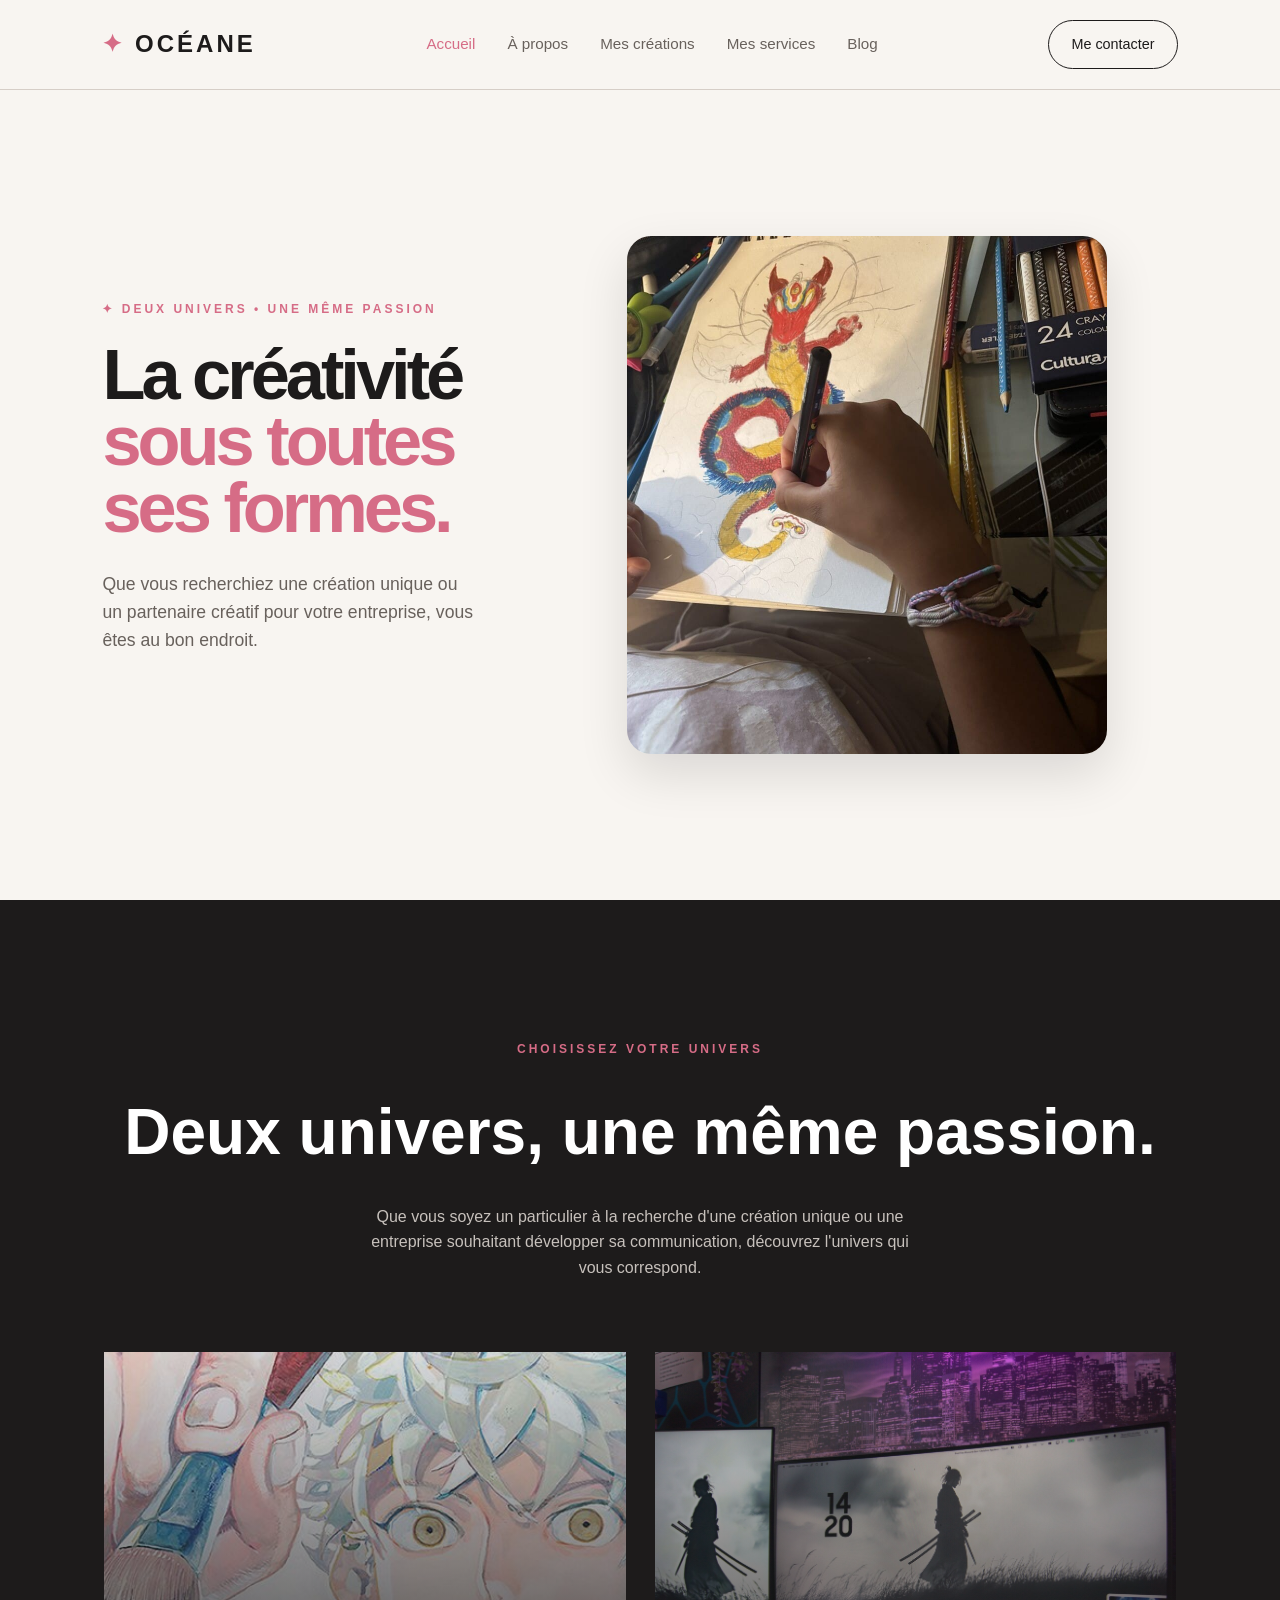
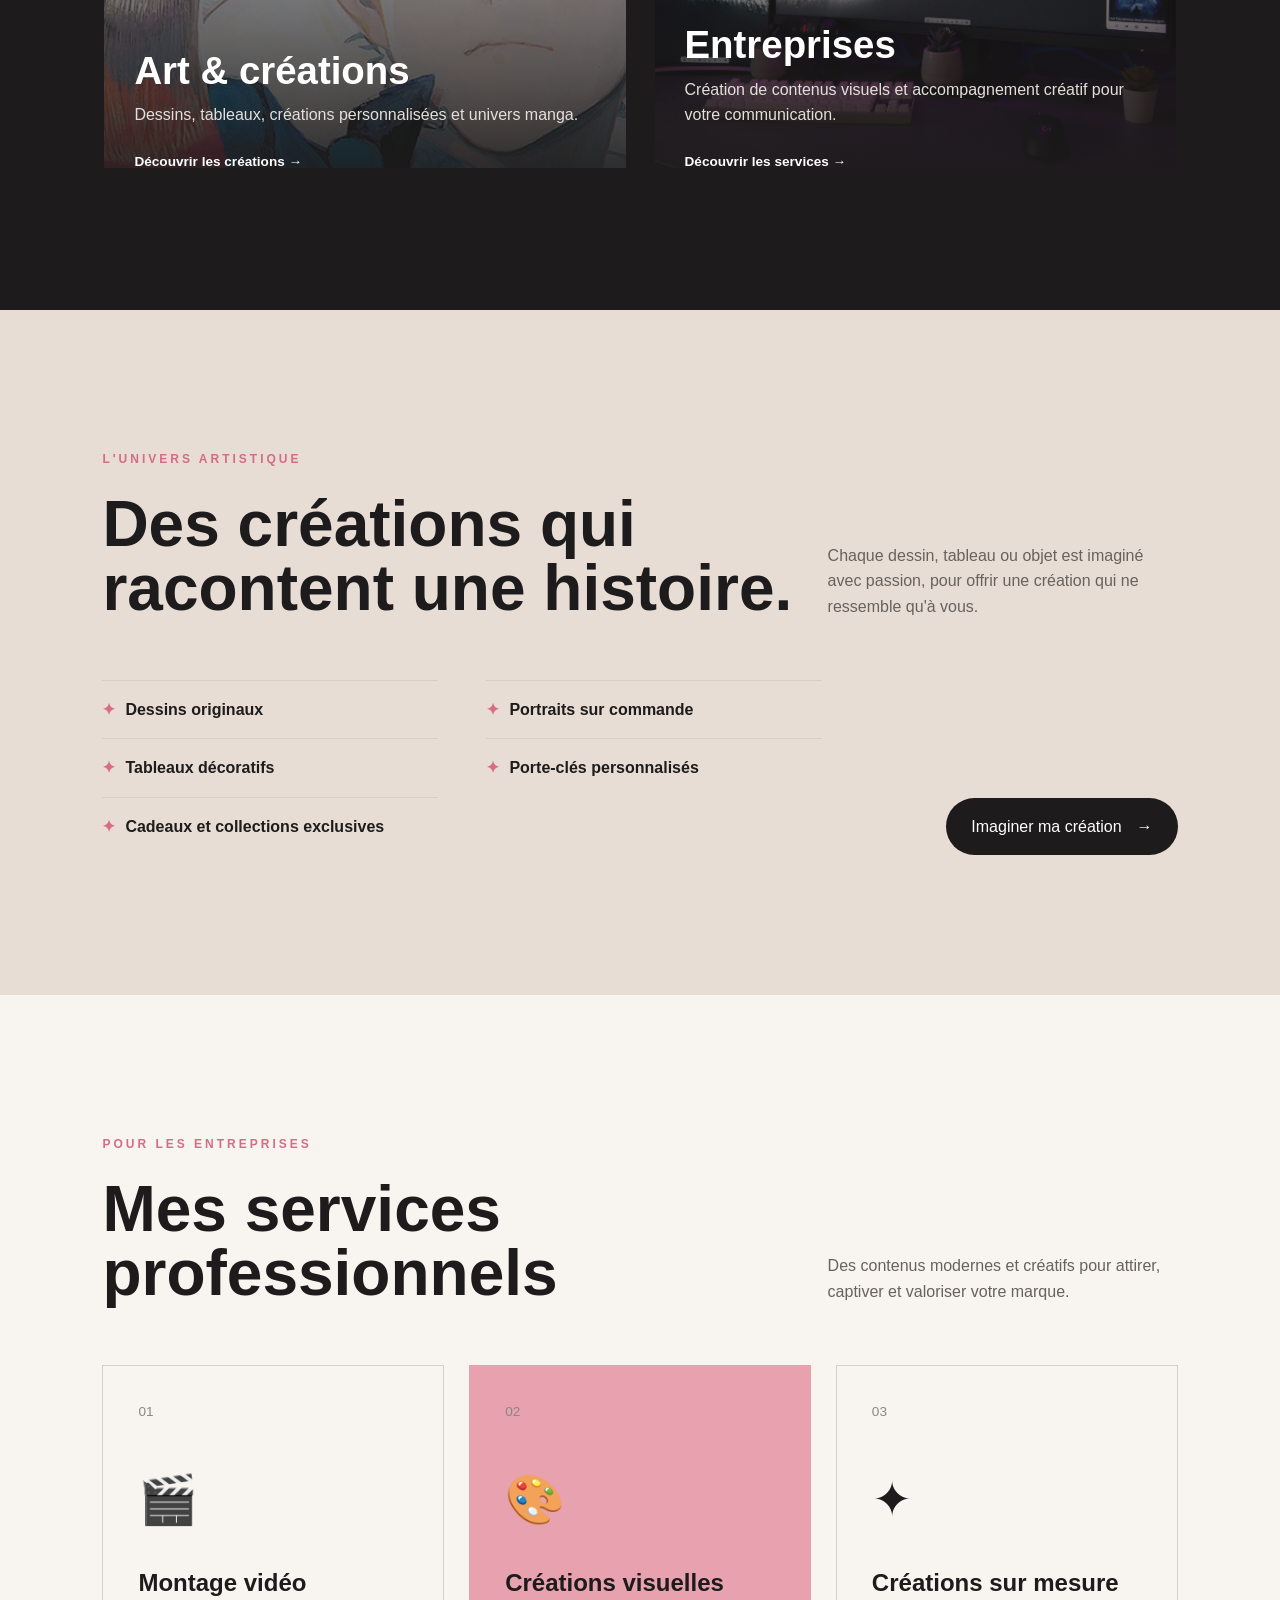
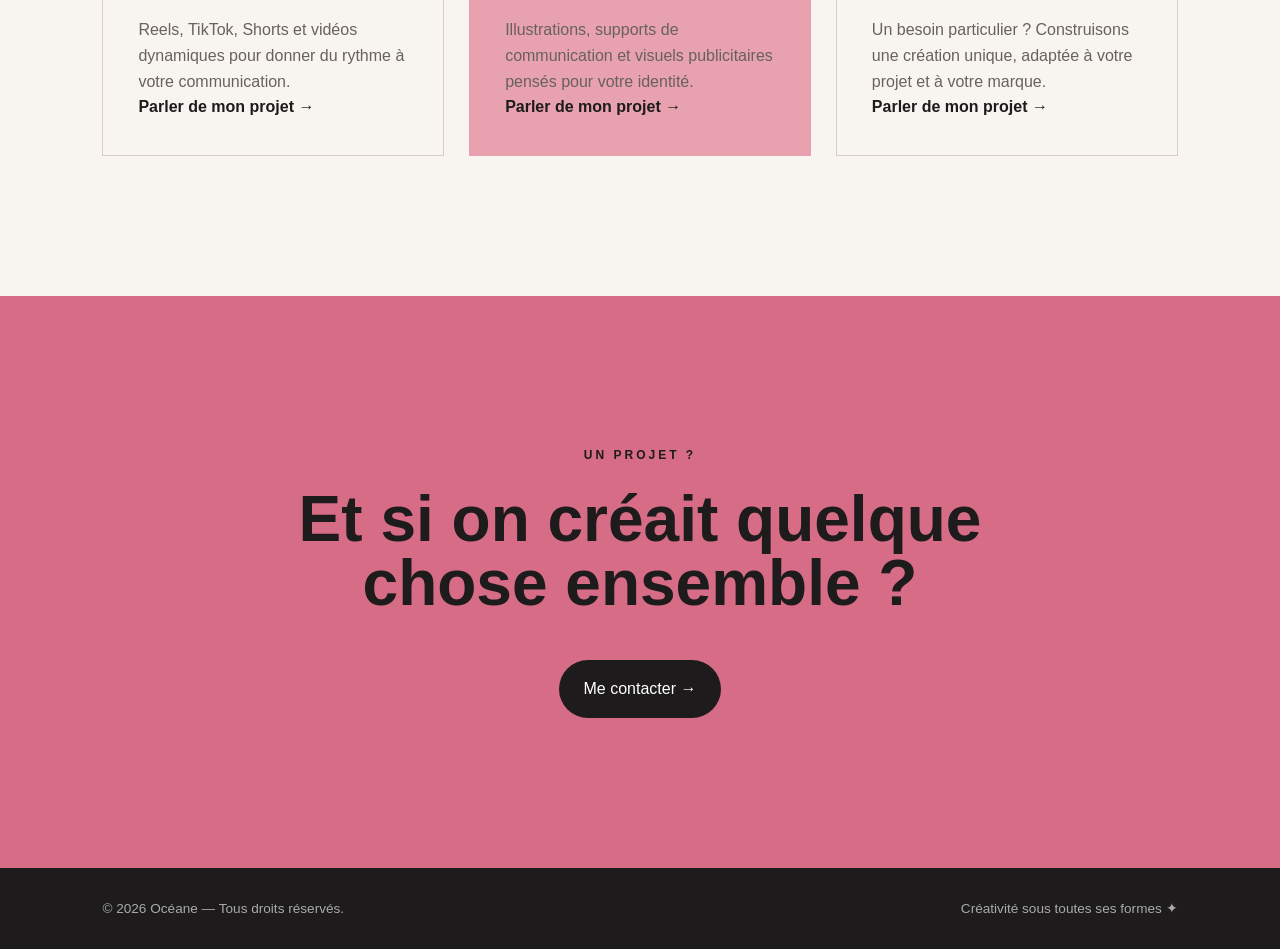
<file: index.html>
<!DOCTYPE html>
<html lang="fr">

<head>
    <meta charset="UTF-8">
    <meta name="viewport" content="width=device-width, initial-scale=1.0">
    <meta name="description" content="Découvrez l'univers créatif d'Océane : créations artistiques, contenus digitaux et projets sur mesure.">

    <title>Océane — Créativité & Univers</title>

    <link rel="stylesheet" href="styles/style.css">
    <script src="scripts/script.js" defer></script>
</head>

<body id="top">

    <!-- ================= HEADER ================= -->

    <header class="header">

        <a href="#top" class="logo" aria-label="Retour à l'accueil">
            <span aria-hidden="true">✦</span>
            OCÉANE
        </a>

        <button class="nav-toggle" type="button" aria-expanded="false" aria-controls="primary-navigation" aria-label="Ouvrir le menu">
            <span></span>
            <span></span>
            <span></span>
        </button>

        <nav id="primary-navigation" class="nav" aria-label="Navigation principale">

            <a href="#top" class="active">Accueil</a>

            <a href="pages/about.html">À propos</a>

            <a href="pages/creations.html">Mes créations</a>

            <a href="pages/services.html">Mes services</a>

            <a href="pages/blog.html">Blog</a>

        </nav>

        <a href="pages/contact.html" class="header-button">
            Me contacter
        </a>

    </header>


    <!-- ================= HERO ================= -->

    <main>

        <section class="hero">

            <div class="hero-content">

                <p class="hero-label">
                    ✦ DEUX UNIVERS • UNE MÊME PASSION
                </p>

                <h1>
                    La créativité
                    <span>sous toutes ses formes.</span>
                </h1>

                <p class="hero-text">

                    Que vous recherchiez une création unique ou un partenaire
                    créatif pour votre entreprise, vous êtes au bon endroit.

                </p>

            </div>


            <div class="hero-image">

                <img
                    src="images/accueil.jpeg"
                    alt="Océane en train de réaliser une illustration">

            </div>

        </section>


        <!-- ================= INTRODUCTION ================= -->

        <section id="intro" class="intro">

            <p class="section-label">
                CHOISISSEZ VOTRE UNIVERS
            </p>

            <h2>
                Deux univers, une même passion.
            </h2>

            <p class="intro-text">
                Que vous soyez un particulier à la recherche d'une création unique
                ou une entreprise souhaitant développer sa communication,
                découvrez l'univers qui vous correspond.
            </p>

            <div class="universe-choices">

                <!-- ART & CRÉATIONS -->

                <a href="#creations" class="universe-card universe-card-art">

                    <img
                        src="images/manga-creation.jpg"
                        alt="Illustration"
                        class="universe-card__image">

                    <div class="universe-card__overlay">

                        <h3>Art & créations</h3>

                        <p>
                            Dessins, tableaux, créations personnalisées
                            et univers manga.
                        </p>

                        <span class="universe-card__link">
                            Découvrir les créations →
                        </span>

                    </div>

                </a>


                <!-- ENTREPRISES -->

                <a href="#services" class="universe-card universe-card-pro">

                    <img
                        src="images/manga-entreprise.jpg"
                        alt="Illustration"
                        class="universe-card__image">

                    <div class="universe-card__overlay">

                        <h3>Entreprises</h3>

                        <p>
                            Création de contenus visuels et accompagnement
                            créatif pour votre communication.
                        </p>

                        <span class="universe-card__link">
                            Découvrir les services →
                        </span>

                    </div>

                </a>

            </div>

        </section>


        <!-- ================= CREATIONS ================= -->

        <section id="creations" class="creations">

            <div class="section-heading">

                <div>

                    <p class="section-label">
                        L'UNIVERS ARTISTIQUE
                    </p>

                    <h2>
                        Des créations qui racontent une histoire.
                    </h2>

                </div>

                <p>
                    Chaque dessin, tableau ou objet est imaginé avec passion,
                    pour offrir une création qui ne ressemble qu'à vous.
                </p>

            </div>

            <div class="creations-content">

                <ul class="creations-list">
                    <li>Dessins originaux</li>
                    <li>Portraits sur commande</li>
                    <li>Tableaux décoratifs</li>
                    <li>Porte-clés personnalisés</li>
                    <li>Cadeaux et collections exclusives</li>
                </ul>

                <a href="#contact" class="primary-button">
                    Imaginer ma création
                    <span aria-hidden="true">→</span>
                </a>

            </div>

        </section>


        <!-- ================= SERVICES ================= -->

        <section id="services" class="services">

            <div class="section-heading">

                <div>

                    <p class="section-label">
                        POUR LES ENTREPRISES
                    </p>

                    <h2>
                        Mes services professionnels
                    </h2>

                </div>

                <p>
                    Des contenus modernes et créatifs pour attirer,
                    captiver et valoriser votre marque.
                </p>

            </div>


            <div class="services-grid">

                <article class="service-card">

                    <span class="service-number">
                        01
                    </span>

                    <span class="service-icon">
                        🎬
                    </span>

                    <h3>
                        Montage vidéo
                    </h3>

                    <p>
                        Reels, TikTok, Shorts et vidéos dynamiques
                        pour donner du rythme à votre communication.
                    </p>

                    <a href="#contact">
                        Parler de mon projet →
                    </a>

                </article>


                <article class="service-card featured">

                    <span class="service-number">
                        02
                    </span>

                    <span class="service-icon">
                        🎨
                    </span>

                    <h3>
                        Créations visuelles
                    </h3>

                    <p>
                        Illustrations, supports de communication et visuels
                        publicitaires pensés pour votre identité.
                    </p>

                    <a href="#contact">
                        Parler de mon projet →
                    </a>

                </article>


                <article class="service-card">

                    <span class="service-number">
                        03
                    </span>

                    <span class="service-icon">
                        ✦
                    </span>

                    <h3>
                        Créations sur mesure
                    </h3>

                    <p>
                        Un besoin particulier ? Construisons une création
                        unique, adaptée à votre projet et à votre marque.
                    </p>

                    <a href="#contact">
                        Parler de mon projet →
                    </a>

                </article>

            </div>

        </section>


        <!-- ================= CONTACT ================= -->

        <section id="contact" class="contact">

            <p class="section-label">
                UN PROJET ?
            </p>

            <h2>
                Et si on créait
                quelque chose ensemble ?
            </h2>

            <a href="pages/contact.html" class="primary-button">
                Me contacter →
            </a>

        </section>

    </main>


    <!-- ================= FOOTER ================= -->

    <footer class="footer">

        <p>
            © 2026 Océane — Tous droits réservés.
        </p>

        <p>
            Créativité sous toutes ses formes ✦
        </p>

    </footer>

    <button id="scrollTopBtn" type="button" aria-label="Retour en haut de page">↑</button>

</body>

</html>
</file>
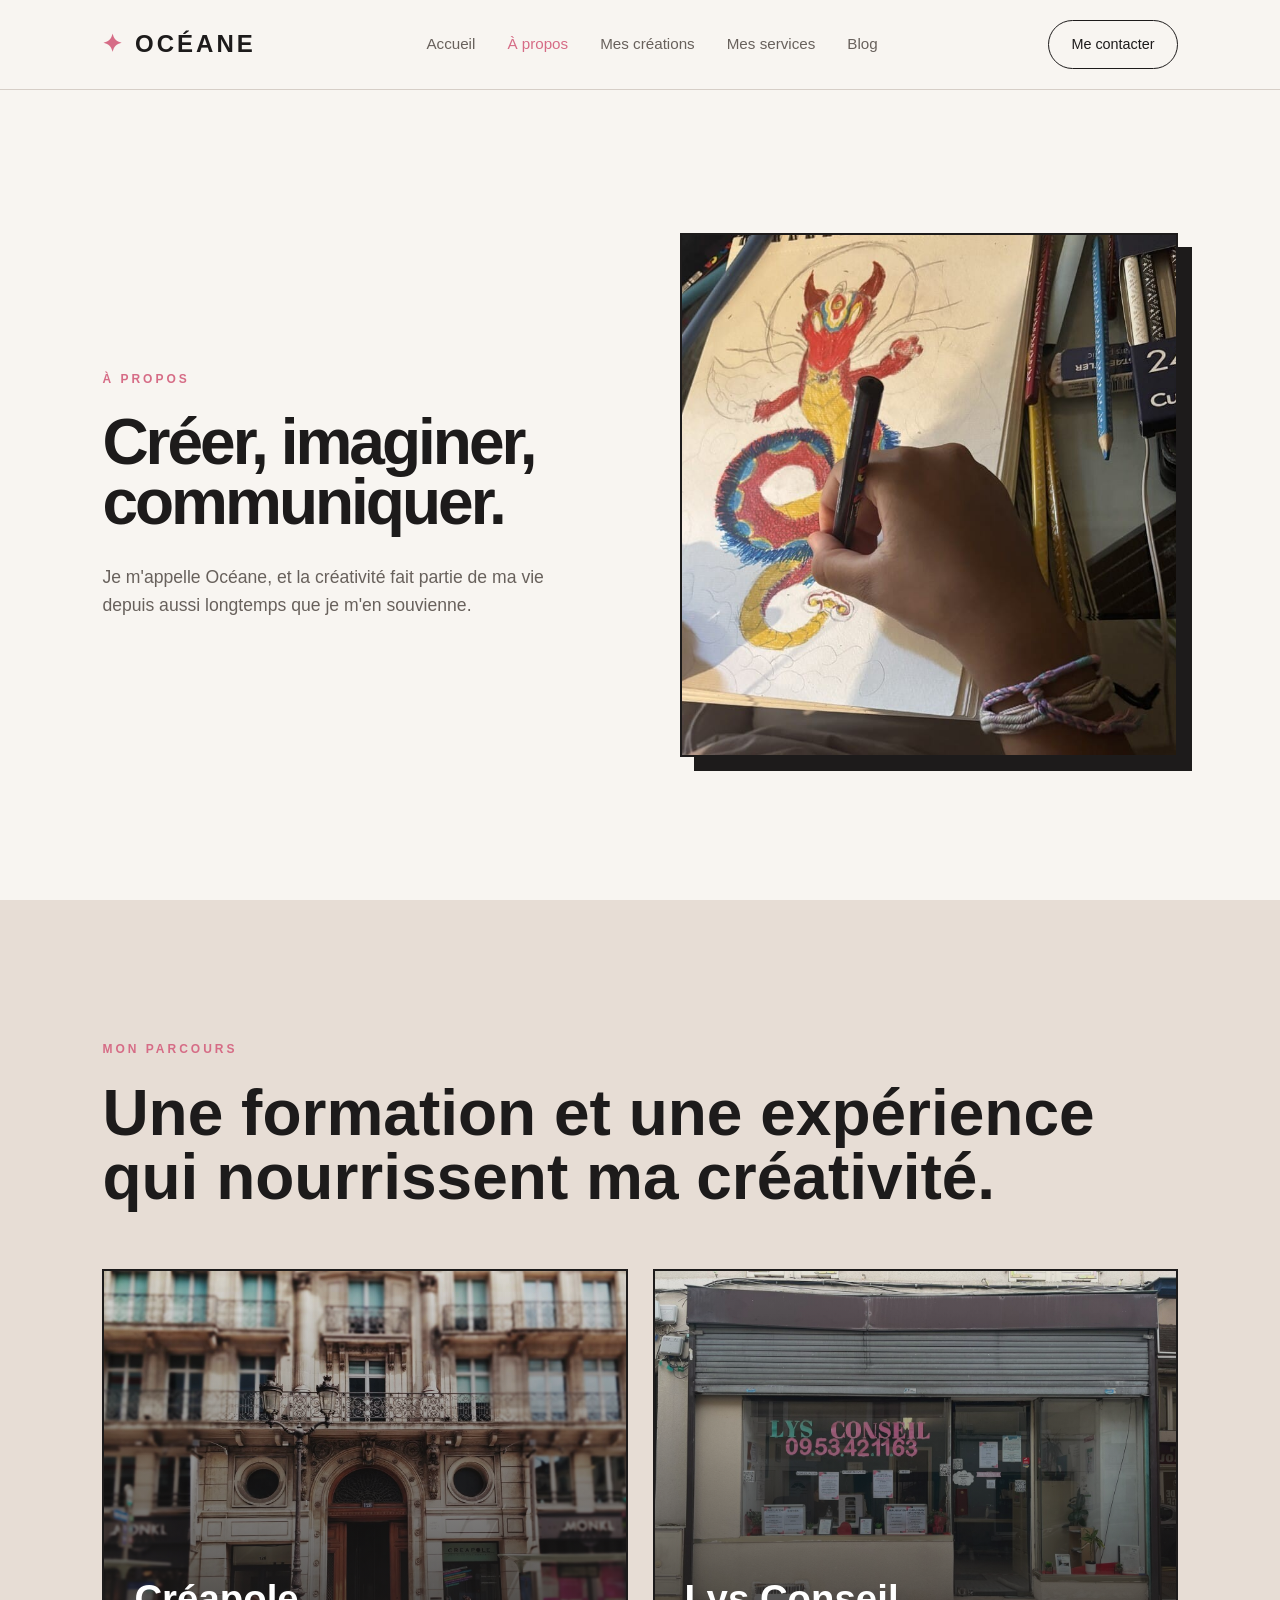
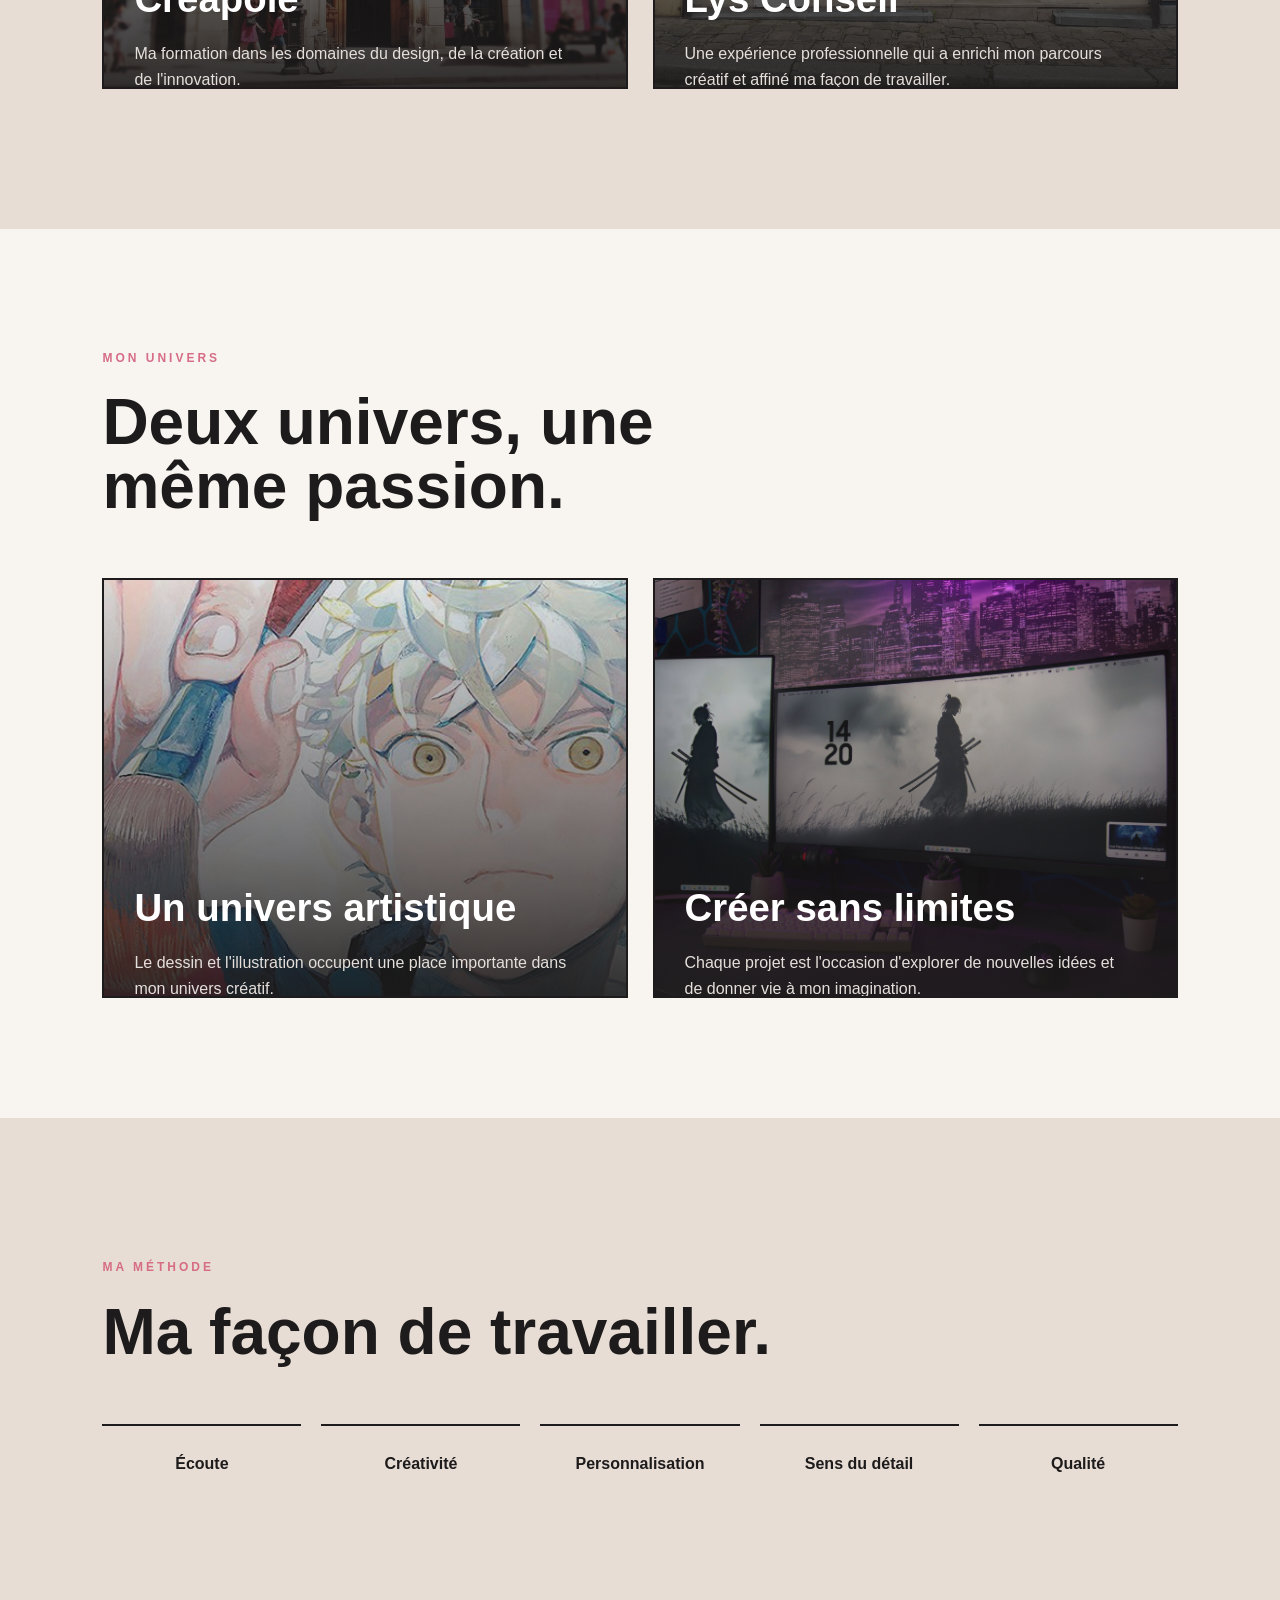
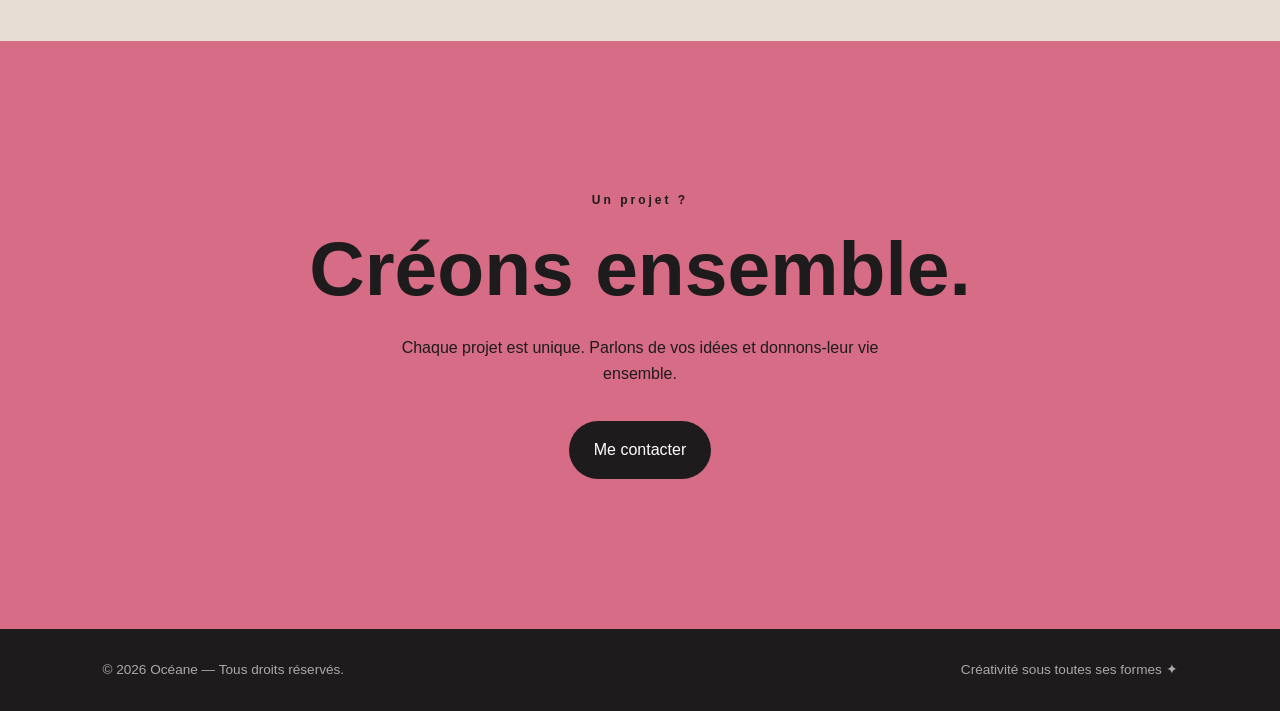
<file: pages/about.html>
<!DOCTYPE html>
<html lang="fr">

<head>
    <meta charset="UTF-8">
    <meta name="viewport" content="width=device-width, initial-scale=1.0">
    <meta name="description" content="Découvrez l'univers créatif d'Océane : créations artistiques, contenus digitaux et projets sur mesure.">

    <title>À propos — Océane</title>

    <link rel="stylesheet" href="../styles/style.css">
    <script src="../scripts/script.js" defer></script>
</head>

<body id="top">

    <!-- ================= HEADER ================= -->

    <header class="header">

        <a href="../index.html" class="logo" aria-label="Retour à l'accueil">
            <span aria-hidden="true">✦</span>
            OCÉANE
        </a>

        <button class="nav-toggle" type="button" aria-expanded="false" aria-controls="primary-navigation" aria-label="Ouvrir le menu">
            <span></span>
            <span></span>
            <span></span>
        </button>

        <nav id="primary-navigation" class="nav" aria-label="Navigation principale">

            <a href="../index.html">Accueil</a>

            <a href="about.html" class="active">À propos</a>

            <a href="creations.html">Mes créations</a>

            <a href="services.html">Mes services</a>

            <a href="blog.html">Blog</a>

        </nav>

        <a href="contact.html" class="header-button">
            Me contacter
        </a>

    </header>


    <!-- ================= MAIN ================= -->

    <main>

        <!-- ========================================
            HERO - À PROPOS
        ======================================== -->

        <section class="about-hero">

            <div class="about-hero__content">

                <p class="section-label">À PROPOS</p>

                <h1>Créer, imaginer, communiquer.</h1>

                <p>
                    Je m'appelle Océane, et la créativité fait partie de ma vie
                    depuis aussi longtemps que je m'en souvienne.
                </p>

            </div>

            <div class="about-hero__image">

                <img
                    src="../images/about-hero.jpeg"
                    alt="Océane dans son univers artistique">

            </div>

        </section>


        <!-- ========================================
            PARCOURS
        ======================================== -->

        <section class="about-journey">

            <div class="section-heading">

                <p class="section-label">MON PARCOURS</p>

                <h2>Une formation et une expérience qui nourrissent ma créativité.</h2>

            </div>


            <div class="journey-grid">

                <!-- CRÉAPOLE -->

                <article class="journey-card">

                    <img
                        src="../images/creapole.jpg"
                        alt="Créapole"
                        class="journey-card__image">

                    <div class="journey-card__overlay">

                        <h3>Créapole</h3>

                        <p>
                            Ma formation dans les domaines du design,
                            de la création et de l'innovation.
                        </p>

                    </div>

                </article>


                <!-- LYS CONSEIL -->

                <article class="journey-card">

                    <img
                        src="../images/lys-conseil.jpg"
                        alt="Lys Conseil"
                        class="journey-card__image">

                    <div class="journey-card__overlay">

                        <h3>Lys Conseil</h3>

                        <p>
                            Une expérience professionnelle qui a enrichi mon parcours créatif
                            et affiné ma façon de travailler.
                        </p>

                    </div>

                </article>

            </div>

        </section>


        <!-- ========================================
            DEUX UNIVERS
        ======================================== -->

        <section class="about-universes">

            <div class="section-heading">

                <p class="section-label">MON UNIVERS</p>

                <h2>Deux univers, une même passion.</h2>

            </div>


            <div class="about-universe__grid">

                <article class="about-universe-card">

                    <img
                        src="../images/manga-creation.jpg"
                        alt="Illustration réalisée par Océane">

                    <div class="about-universe-card__overlay">

                        <h3>Un univers artistique</h3>

                        <p>
                            Le dessin et l'illustration occupent une place
                            importante dans mon univers créatif.
                        </p>

                    </div>

                </article>


                <article class="about-universe-card">

                    <img
                        src="../images/manga-entreprise.jpg"
                        alt="Illustration réalisée par Océane">

                    <div class="about-universe-card__overlay">

                        <h3>Créer sans limites</h3>

                        <p>
                            Chaque projet est l'occasion d'explorer de nouvelles
                            idées et de donner vie à mon imagination.
                        </p>

                    </div>

                </article>

            </div>

        </section>


        <!-- ========================================
            FAÇON DE TRAVAILLER
        ======================================== -->

        <section class="about-method">

            <div class="section-heading">

                <p class="section-label">MA MÉTHODE</p>

                <h2>Ma façon de travailler.</h2>

            </div>


            <ul class="method-list">

                <li>Écoute</li>
                <li>Créativité</li>
                <li>Personnalisation</li>
                <li>Sens du détail</li>
                <li>Qualité</li>

            </ul>

        </section>


        <!-- ========================================
            CALL TO ACTION
        ======================================== -->

        <section class="about-cta">

            <p class="section-label">Un projet ?</p>

            <h2>Créons ensemble.</h2>

            <p>
                Chaque projet est unique. Parlons de vos idées
                et donnons-leur vie ensemble.
            </p>

            <a href="contact.html" class="button">
                Me contacter
            </a>

        </section>

    </main>


    <!-- ================= FOOTER ================= -->

    <footer class="footer">

        <p>
            © 2026 Océane — Tous droits réservés.
        </p>

        <p>
            Créativité sous toutes ses formes ✦
        </p>

    </footer>

    <button id="scrollTopBtn" type="button" aria-label="Retour en haut de page">↑</button>

</body>

</html>
</file>
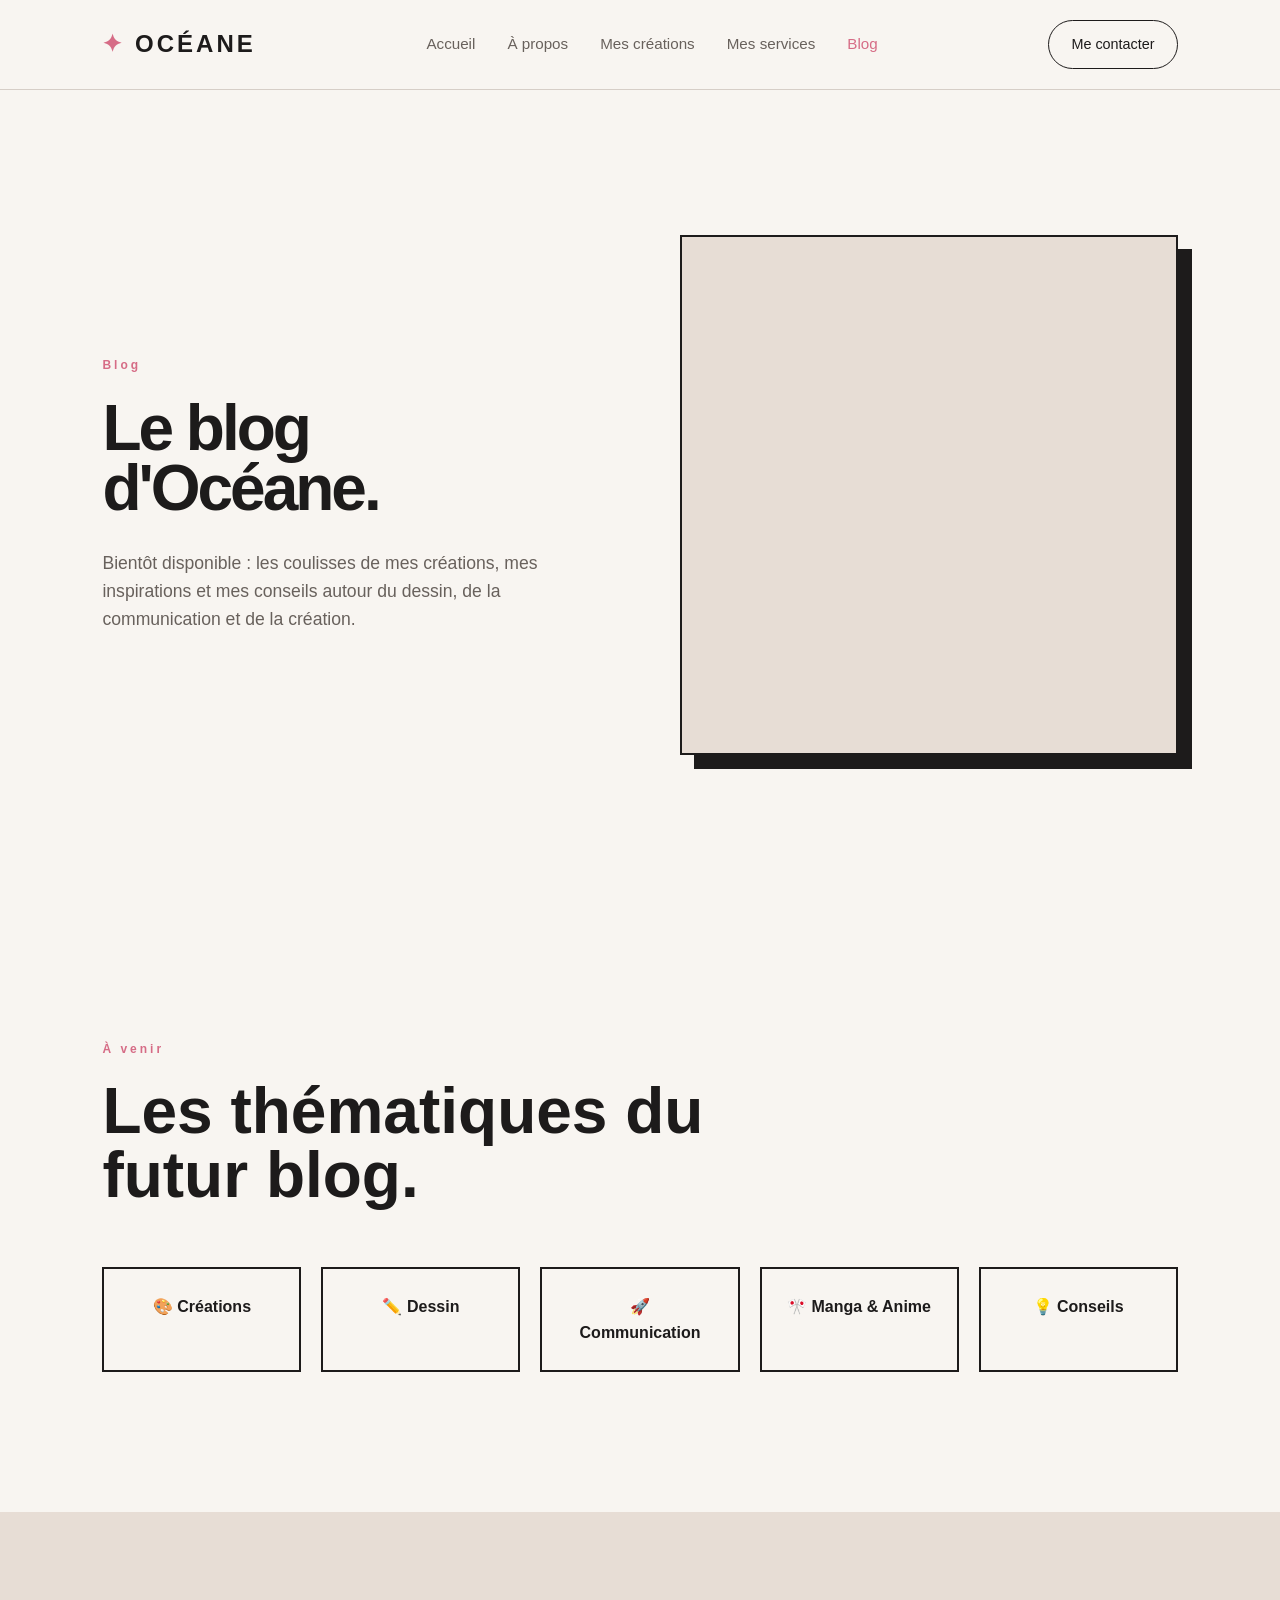
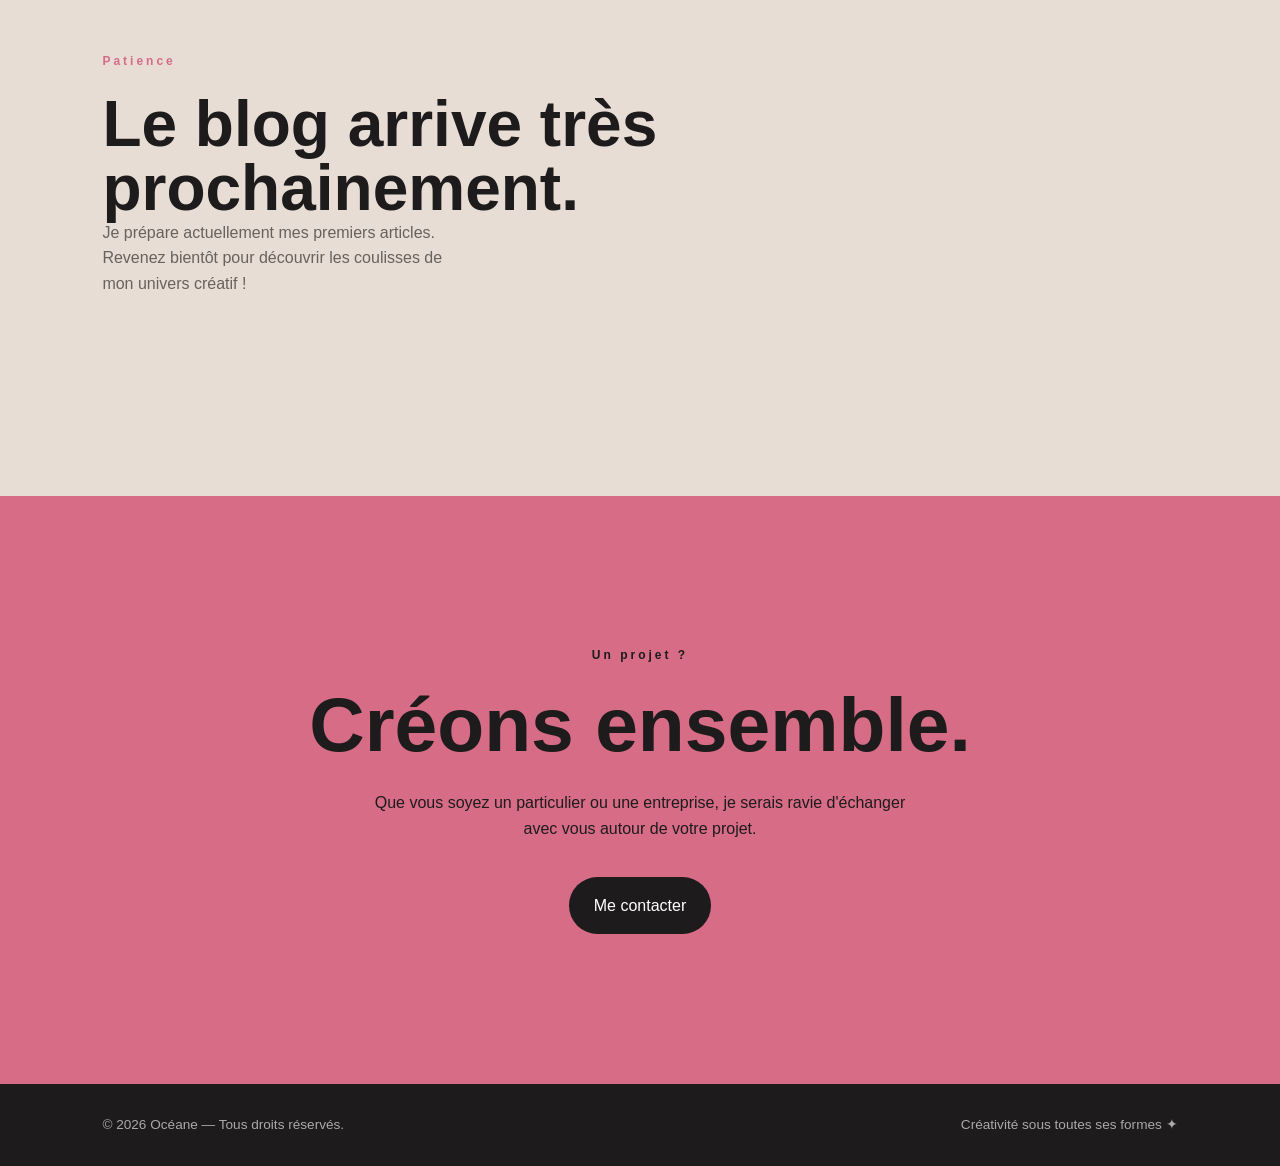
<file: pages/blog.html>
<!DOCTYPE html>
<html lang="fr">

<head>
    <meta charset="UTF-8">
    <meta name="viewport" content="width=device-width, initial-scale=1.0">
    <meta name="description"
        content="Le blog d'Océane arrive prochainement : coulisses de créations, inspirations artistiques et conseils autour du dessin et de la communication.">

    <title>Blog — Océane</title>

    <link rel="stylesheet" href="../styles/style.css">
    <script src="../scripts/script.js" defer></script>
</head>

<body class="blog-page" id="top">

    <!-- ================= HEADER ================= -->

    <header class="header">

        <a href="../index.html" class="logo" aria-label="Retour à l'accueil">
            <span aria-hidden="true">✦</span>
            OCÉANE
        </a>

        <button class="nav-toggle" type="button" aria-expanded="false"
            aria-controls="primary-navigation"
            aria-label="Ouvrir le menu">

            <span></span>
            <span></span>
            <span></span>

        </button>

        <nav id="primary-navigation" class="nav"
            aria-label="Navigation principale">

            <a href="../index.html">Accueil</a>

            <a href="about.html">À propos</a>

            <a href="creations.html">Mes créations</a>

            <a href="services.html">Mes services</a>

            <a href="blog.html" class="active">Blog</a>

        </nav>

        <a href="contact.html" class="header-button">
            Me contacter
        </a>

    </header>


    <!-- ================= MAIN ================= -->

    <main>

        <!-- ========================================
                HERO
        ======================================== -->

        <section class="blog-hero">

            <div class="blog-hero__content">

                <p class="section-label">Blog</p>

                <h1>Le blog d'Océane.</h1>

                <p>
                    Bientôt disponible : les coulisses de mes créations,
                    mes inspirations et mes conseils autour du dessin,
                    de la communication et de la création.
                </p>

            </div>

            <div class="blog-hero__image">

                <!-- Illustration ou photo à ajouter -->

            </div>

        </section>


        <!-- ========================================
                CATÉGORIES À VENIR
        ======================================== -->

        <section class="blog-categories">

            <div class="section-heading">

                <p class="section-label">À venir</p>

                <h2>Les thématiques du futur blog.</h2>

            </div>

            <div class="categories-grid">

                <div class="category-card">🎨 Créations</div>

                <div class="category-card">✏️ Dessin</div>

                <div class="category-card">🚀 Communication</div>

                <div class="category-card">🎌 Manga & Anime</div>

                <div class="category-card">💡 Conseils</div>

            </div>

        </section>


        <!-- ========================================
                BIENTÔT DISPONIBLE
        ======================================== -->

        <section class="all-posts">

            <div class="section-heading">

                <p class="section-label">Patience</p>

                <h2>Le blog arrive très prochainement.</h2>

                <p>
                    Je prépare actuellement mes premiers articles.
                    Revenez bientôt pour découvrir les coulisses
                    de mon univers créatif !
                </p>

            </div>

        </section>


        <!-- ========================================
                CALL TO ACTION
        ======================================== -->

        <section class="blog-cta">

            <p class="section-label">Un projet ?</p>

            <h2>Créons ensemble.</h2>

            <p>
                Que vous soyez un particulier ou une entreprise,
                je serais ravie d'échanger avec vous autour de votre projet.
            </p>

            <a href="contact.html" class="button">
                Me contacter
            </a>

        </section>

    </main>


    <!-- ================= FOOTER ================= -->

    <footer class="footer">

        <p>
            © 2026 Océane — Tous droits réservés.
        </p>

        <p>
            Créativité sous toutes ses formes ✦
        </p>

    </footer>

    <button id="scrollTopBtn" type="button"
        aria-label="Retour en haut de page">

        ↑

    </button>

</body>

</html>
</file>
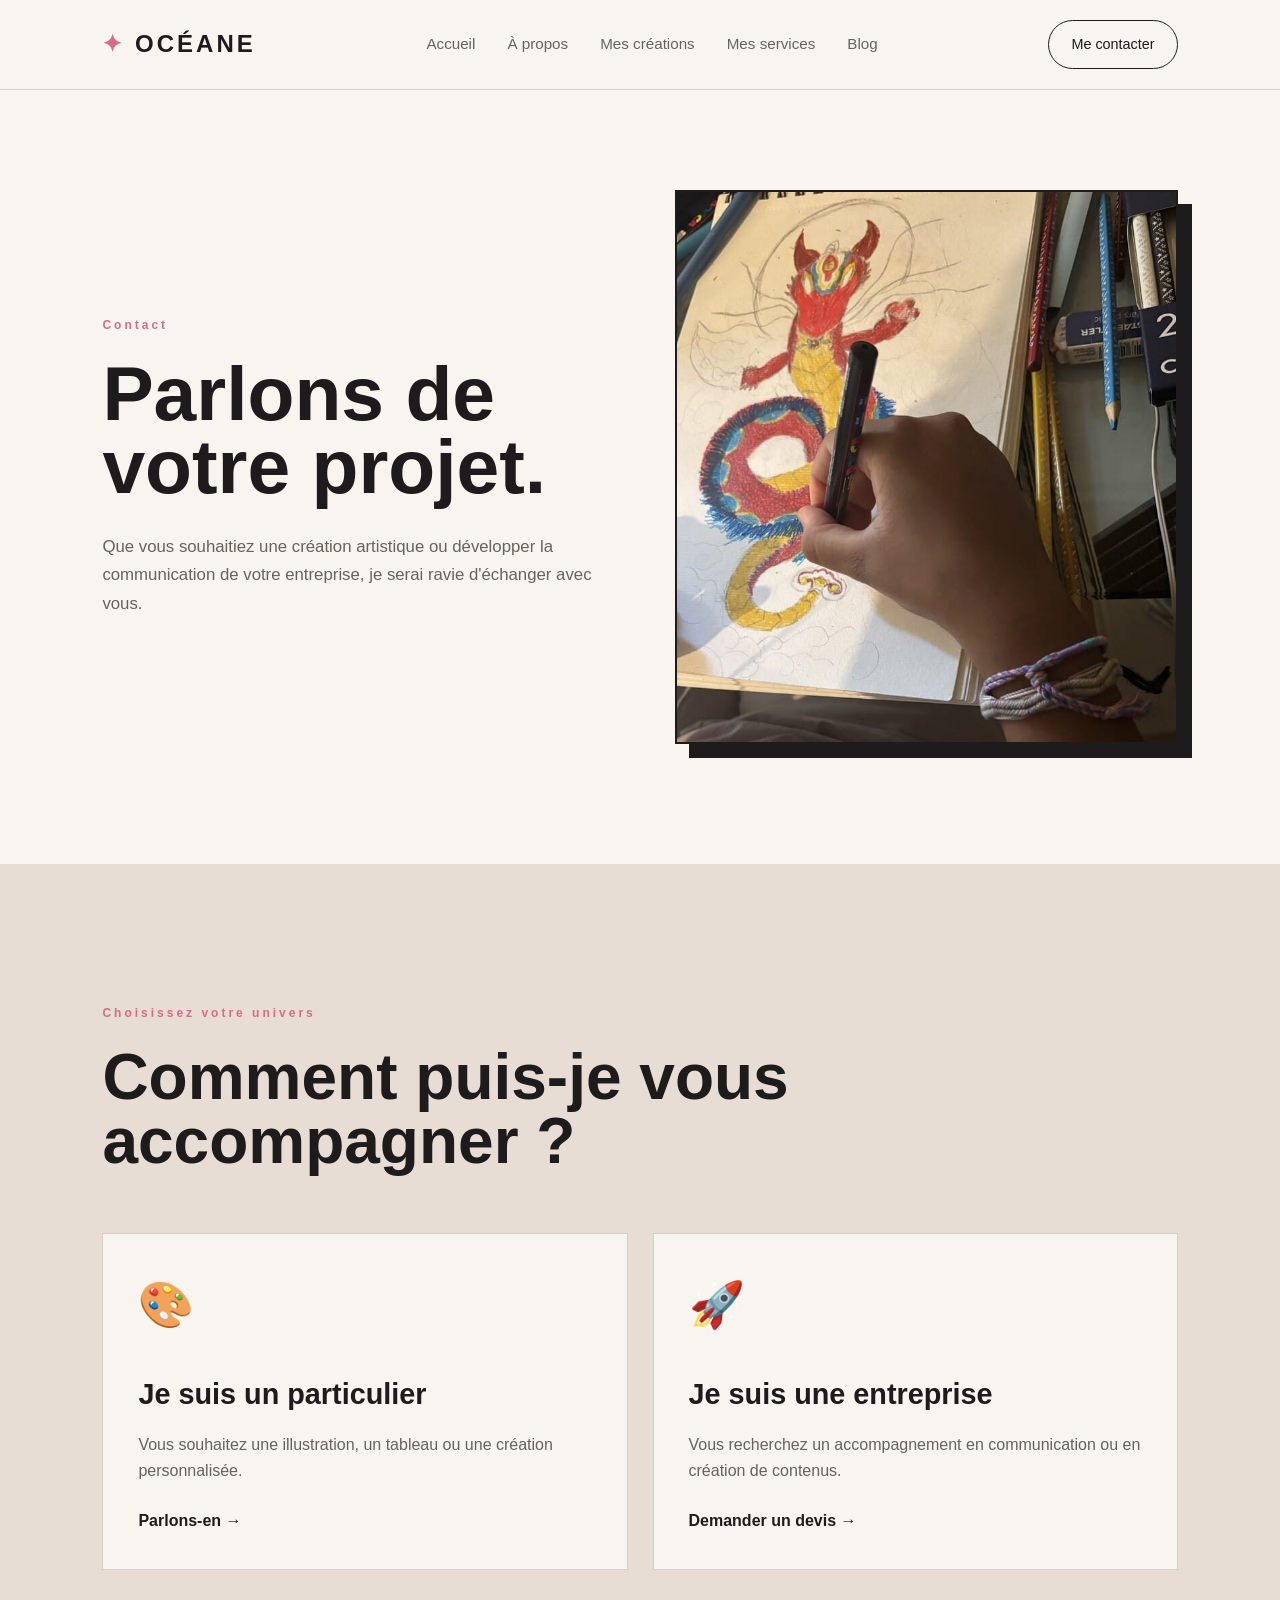
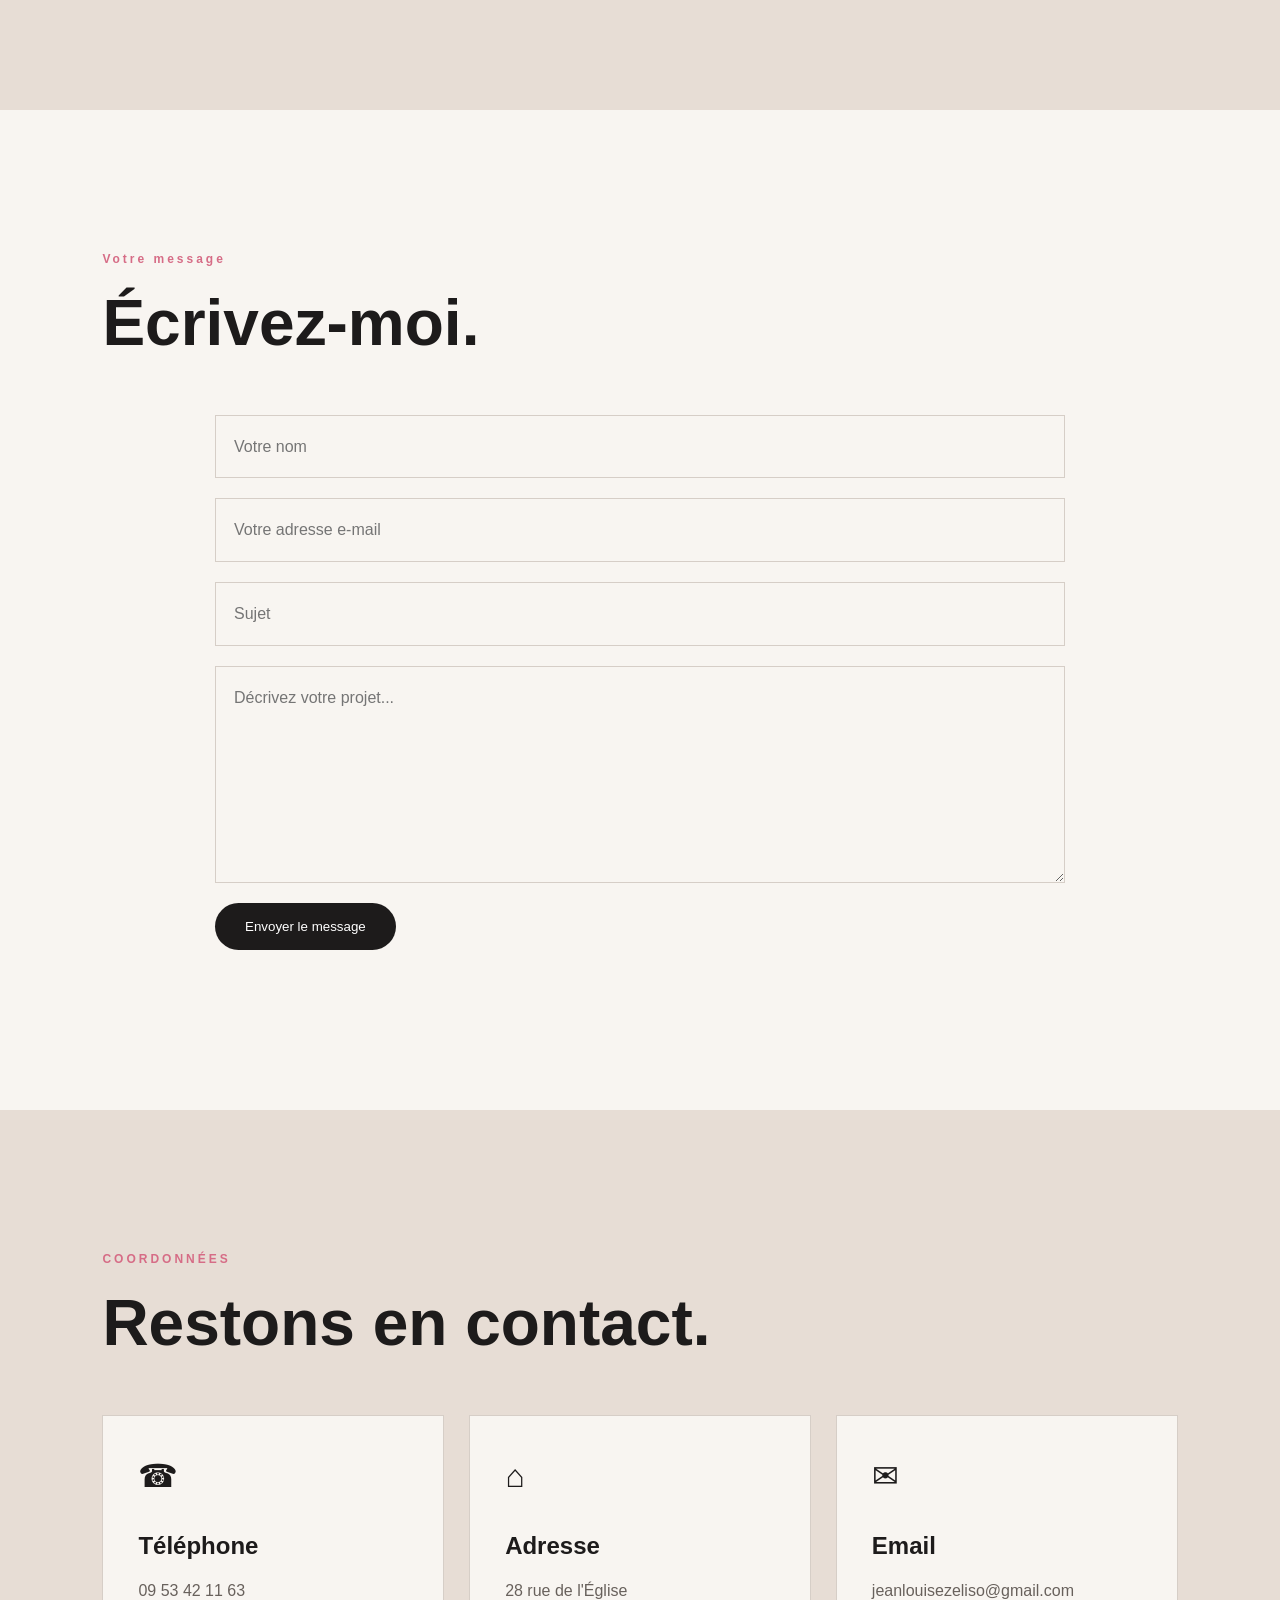
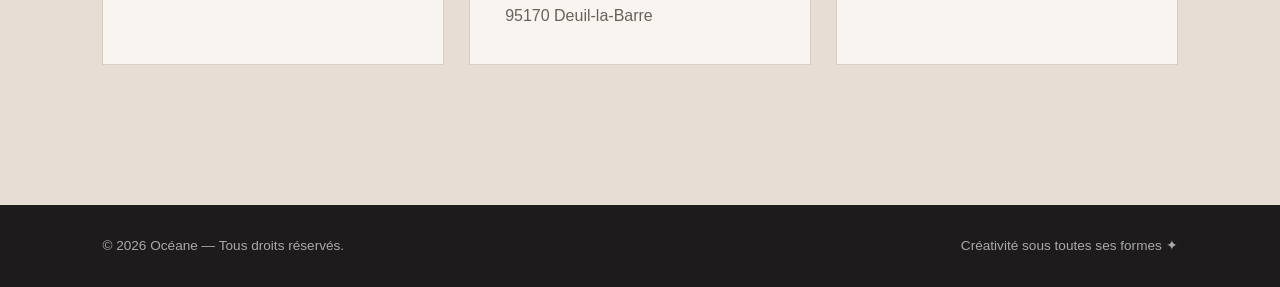
<file: pages/contact.html>
<!DOCTYPE html>
<html lang="fr">

<head>
    <meta charset="UTF-8">
    <meta name="viewport" content="width=device-width, initial-scale=1.0">
    <meta name="description"
        content="Contactez Océane pour discuter de votre projet artistique ou professionnel.">

    <title>Contact — Océane</title>

    <link rel="stylesheet" href="../styles/style.css">
    <script src="../scripts/script.js" defer></script>
</head>

<body class="contact-page" id="top">

    <!-- ================= HEADER ================= -->

    <header class="header">

        <a href="../index.html" class="logo" aria-label="Retour à l'accueil">
            <span aria-hidden="true">✦</span>
            OCÉANE
        </a>

        <button class="nav-toggle" type="button" aria-expanded="false"
            aria-controls="primary-navigation"
            aria-label="Ouvrir le menu">

            <span></span>
            <span></span>
            <span></span>

        </button>

        <nav id="primary-navigation" class="nav"
            aria-label="Navigation principale">

            <a href="../index.html">Accueil</a>

            <a href="about.html">À propos</a>

            <a href="creations.html">Mes créations</a>

            <a href="services.html">Mes services</a>

            <a href="blog.html">Blog</a>

        </nav>

        <a href="contact.html" class="header-button">
            Me contacter
        </a>

    </header>


    <!-- ================= MAIN ================= -->

    <main>

        <!-- ========================================
                HERO
        ======================================== -->

        <section class="contact-hero">

            <div class="contact-hero__content">

                <p class="section-label">Contact</p>

                <h1>Parlons de votre projet.</h1>

                <p>
                    Que vous souhaitiez une création artistique
                    ou développer la communication de votre entreprise,
                    je serai ravie d'échanger avec vous.
                </p>

            </div>

            <div class="contact-hero__image">

                <img
                    src="../images/about-hero.jpeg"
                    alt="Océane dans son univers créatif">

            </div>

        </section>


        <!-- ========================================
                DEUX UNIVERS
        ======================================== -->

        <section class="contact-options">

            <div class="section-heading">

                <p class="section-label">Choisissez votre univers</p>

                <h2>Comment puis-je vous accompagner ?</h2>

            </div>

            <div class="contact-options-grid">

                <article class="contact-option-card">

                    <span class="contact-option-icon">🎨</span>

                    <h3>Je suis un particulier</h3>

                    <p>
                        Vous souhaitez une illustration,
                        un tableau ou une création personnalisée.
                    </p>

                    <a href="#contact">
                        Parlons-en →
                    </a>

                </article>


                <article class="contact-option-card">

                    <span class="contact-option-icon">🚀</span>

                    <h3>Je suis une entreprise</h3>

                    <p>
                        Vous recherchez un accompagnement
                        en communication ou en création de contenus.
                    </p>

                    <a href="#contact">
                        Demander un devis →
                    </a>

                </article>

            </div>

        </section>


        <!-- ========================================
                FORMULAIRE
        ======================================== -->

        <section class="contact-form-section" id="contact">

            <div class="section-heading">

                <p class="section-label">Votre message</p>

                <h2>Écrivez-moi.</h2>

            </div>

            <form class="contact-form" id="contact-form">

                <input
                    type="text"
                    id="contact-name"
                    placeholder="Votre nom"
                    required>

                <input
                    type="email"
                    id="contact-email"
                    placeholder="Votre adresse e-mail"
                    required>

                <input
                    type="text"
                    id="contact-subject"
                    placeholder="Sujet">

                <textarea
                    id="contact-message"
                    rows="7"
                    placeholder="Décrivez votre projet..."
                    required></textarea>

                <button type="submit">
                    Envoyer le message
                </button>

                <p id="contact-feedback"></p>

            </form>

        </section>


        <!-- ========================================
            COORDONNÉES
        ======================================== -->

        <section class="contact-info">

            <div class="section-heading">

                <p class="section-label">COORDONNÉES</p>

                <h2>Restons en contact.</h2>

            </div>


            <div class="contact-info-grid">

                <article class="info-card">

                    <span aria-hidden="true">☎</span>

                    <h3>Téléphone</h3>

                    <p>
                        <a href="tel:0953421163">
                            09 53 42 11 63
                        </a>
                    </p>

                </article>


                <article class="info-card">

                    <span aria-hidden="true">⌂</span>

                    <h3>Adresse</h3>

                    <p>
                        28 rue de l'Église<br>
                        95170 Deuil-la-Barre
                    </p>

                </article>


                <article class="info-card">

                    <span aria-hidden="true">✉</span>

                    <h3>Email</h3>

                    <p>
                        <a href="mailto:jeanlouisezeliso@gmail.com">
                            jeanlouisezeliso@gmail.com
                        </a>
                    </p>

                </article>

            </div>

        </section>

    </main>


    <!-- ================= FOOTER ================= -->

    <footer class="footer">

        <p>
            © 2026 Océane — Tous droits réservés.
        </p>

        <p>
            Créativité sous toutes ses formes ✦
        </p>

    </footer>

    <button id="scrollTopBtn"
        type="button"
        aria-label="Retour en haut de page">

        ↑

    </button>

</body>

</html>
</file>
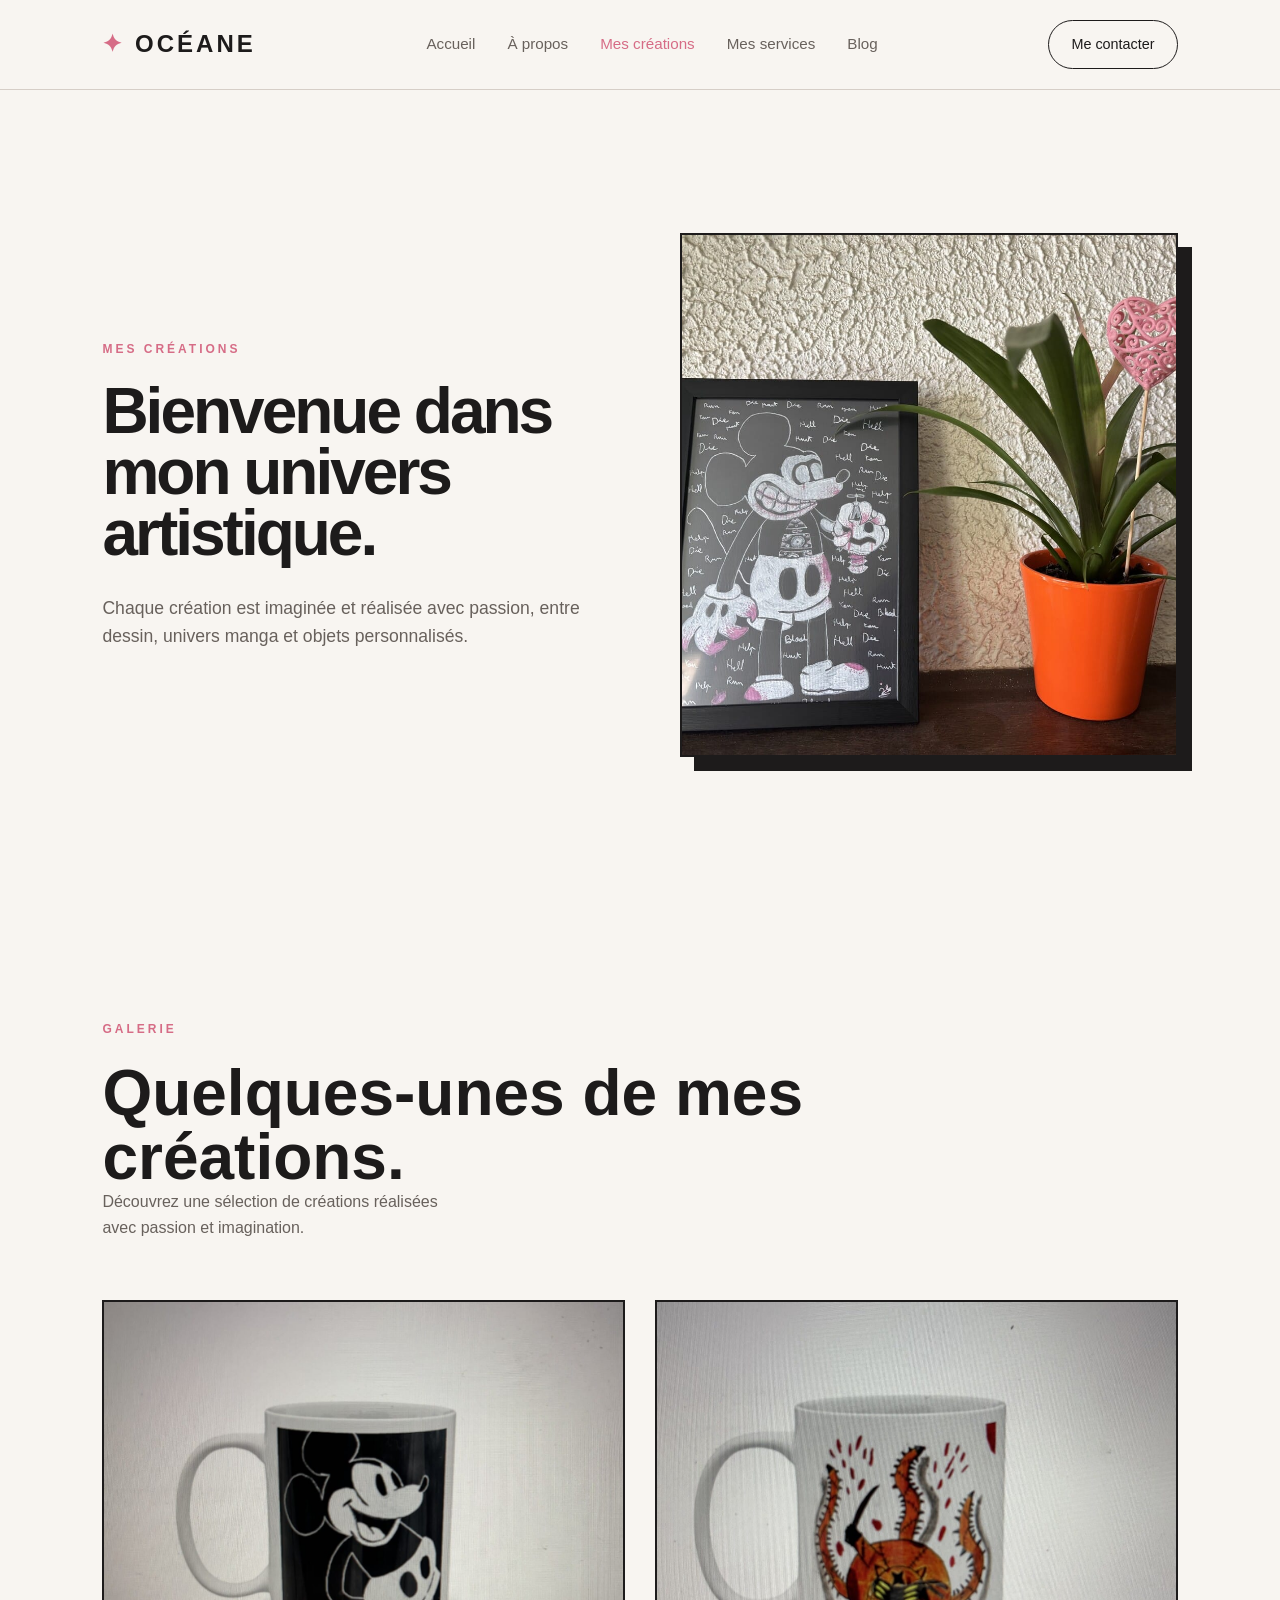
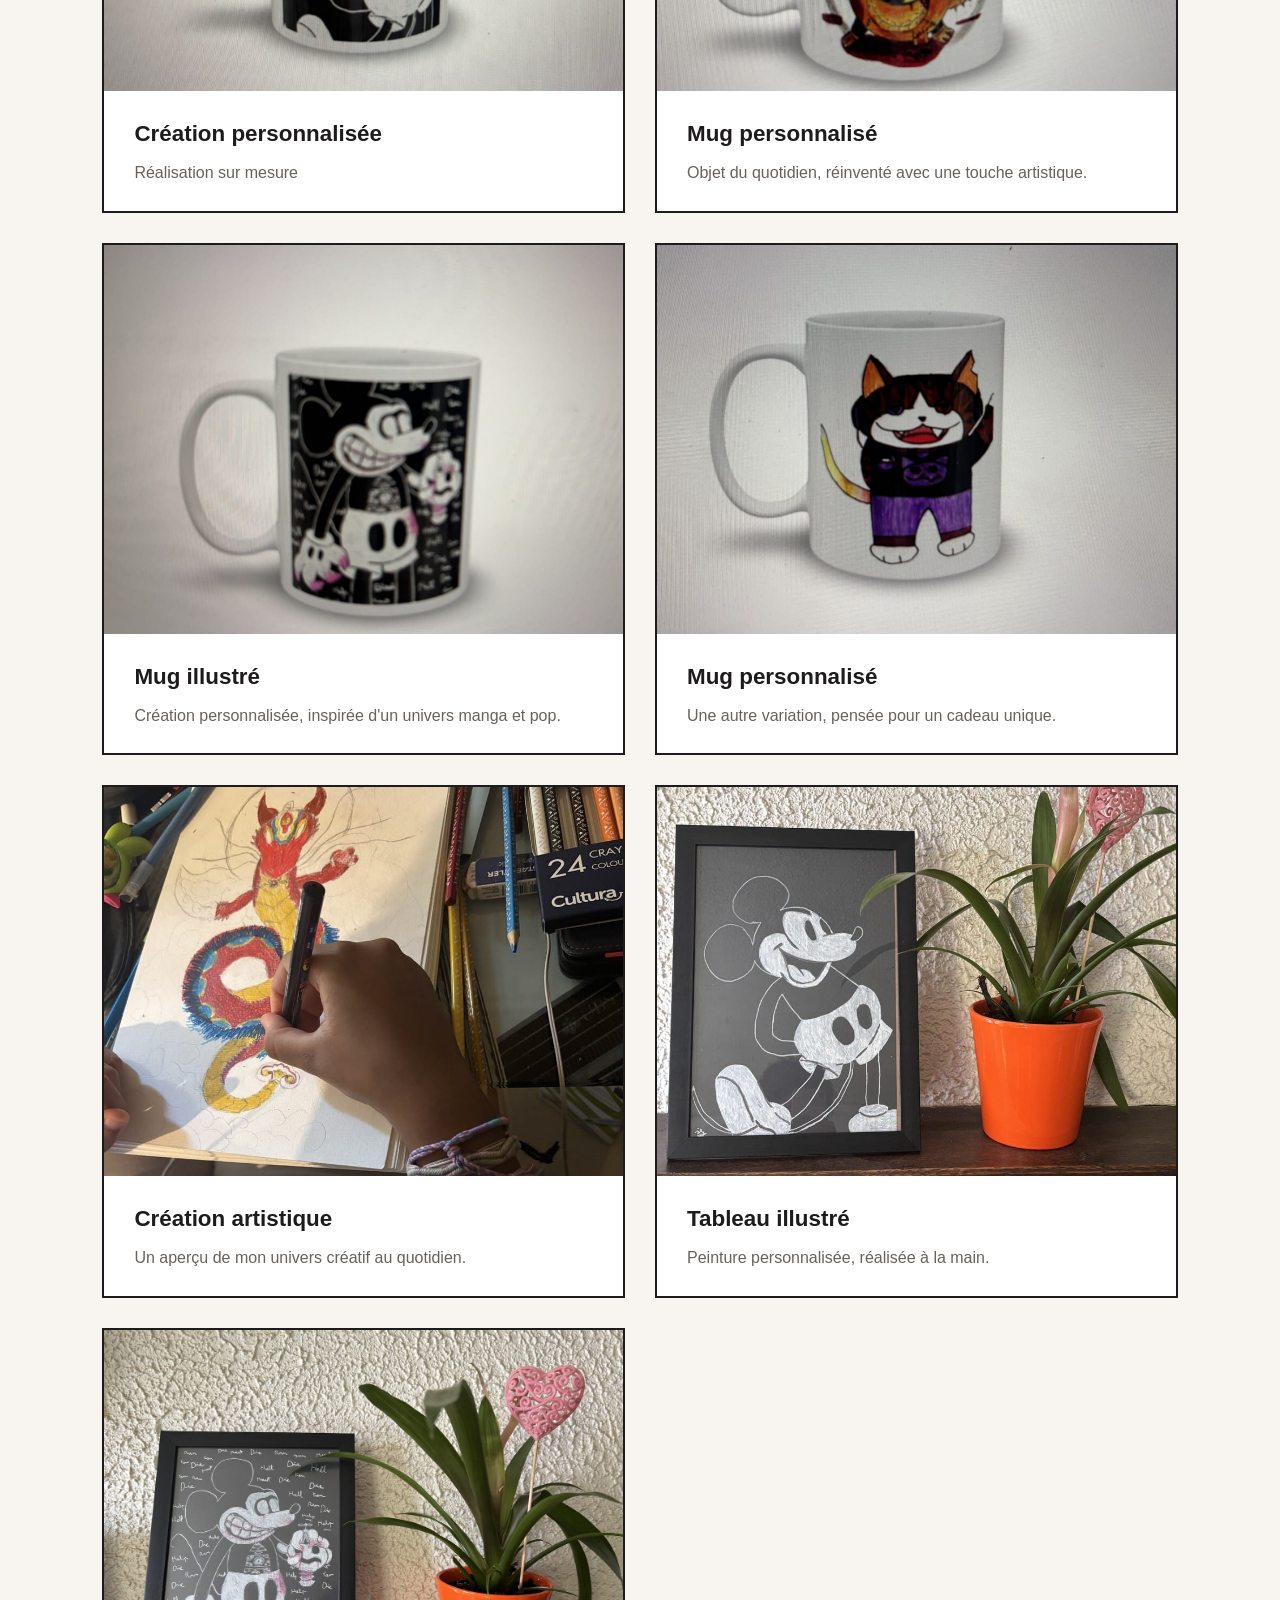
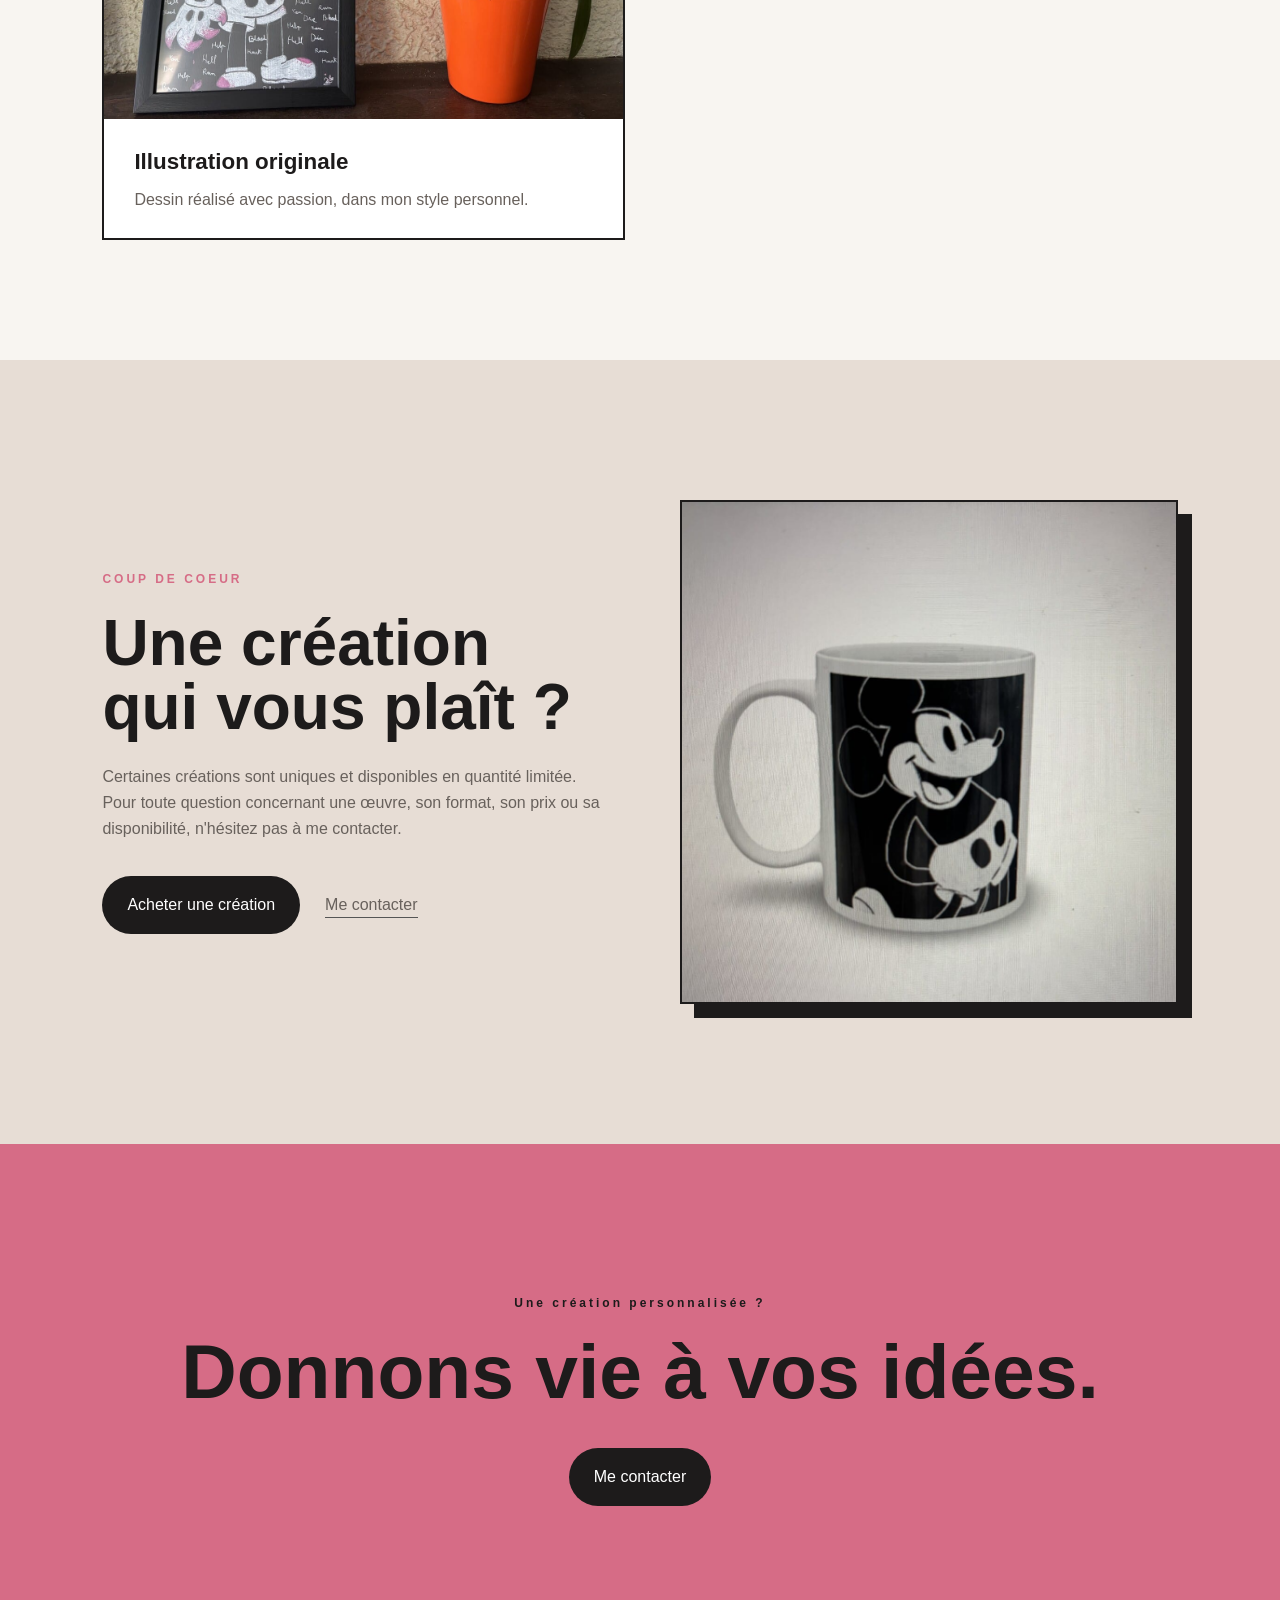
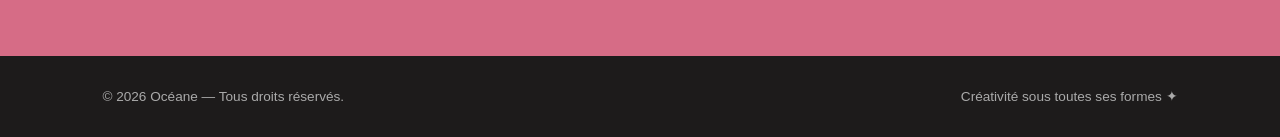
<file: pages/creations.html>
<!DOCTYPE html>
<html lang="fr">

<head>
    <meta charset="UTF-8">
    <meta name="viewport" content="width=device-width, initial-scale=1.0">

    <meta name="description"
        content="Découvrez les créations artistiques d'Océane : tableaux, dessins, illustrations manga et porte-clés personnalisés.">

    <title>Mes créations — Océane</title>

    <link rel="stylesheet" href="../styles/style.css">
    <script src="../scripts/script.js" defer></script>
</head>

<body id="top">

    <!-- ================= HEADER ================= -->

    <header class="header">

        <a href="../index.html" class="logo" aria-label="Retour à l'accueil">
            <span aria-hidden="true">✦</span>
            OCÉANE
        </a>

        <button class="nav-toggle" type="button" aria-expanded="false"
            aria-controls="primary-navigation" aria-label="Ouvrir le menu">

            <span></span>
            <span></span>
            <span></span>

        </button>

        <nav id="primary-navigation" class="nav" aria-label="Navigation principale">

            <a href="../index.html">Accueil</a>

            <a href="about.html">À propos</a>

            <a href="creations.html" class="active">Mes créations</a>

            <a href="services.html">Mes services</a>

            <a href="blog.html">Blog</a>

        </nav>

        <a href="contact.html" class="header-button">
            Me contacter
        </a>

    </header>


    <!-- ================= MAIN ================= -->

    <main>


        <!-- ========================================
            HERO
        ======================================== -->

        <section class="creations-hero">

            <div class="creations-hero__content">

                <p class="section-label">
                    MES CRÉATIONS
                </p>

                <h1>
                    Bienvenue dans mon univers artistique.
                </h1>

                <p>
                    Chaque création est imaginée et réalisée avec passion,
                    entre dessin, univers manga et objets personnalisés.
                </p>

            </div>

            <div class="creations-hero__image">

                <img
                    src="../images/creation-hero.jpeg"
                    alt="Illustration réalisée par Océane">

            </div>

        </section>


        <!-- ================= GALERIE ================= -->

        <section class="creations-gallery">

            <div class="section-heading">

                <p class="section-label">
                    GALERIE
                </p>

                <h2>
                    Quelques-unes de mes créations.
                </h2>

                <p>
                    Découvrez une sélection de créations réalisées
                    avec passion et imagination.
                </p>

            </div>


            <div class="creations-gallery__grid">


                <!-- CRÉATION 1 -->

                <article class="creation-card">

                    <div class="creation-card__image">

                        <img
                            src="../images/coup-de-coeur.jpeg"
                            alt="Création artistique réalisée par Océane">

                    </div>

                    <div class="creation-card__content">

                        <h3>
                            Création personnalisée
                        </h3>

                        <p>
                            Réalisation sur mesure
                        </p>

                    </div>

                </article>


                <!-- CRÉATION 2 -->

                <article class="creation-card">

                    <div class="creation-card__image">

                        <img
                            src="../images/mug.jpeg"
                            alt="Création artistique réalisée par Océane">

                    </div>

                    <div class="creation-card__content">

                        <h3>
                            Mug personnalisé
                        </h3>

                        <p>
                            Objet du quotidien, réinventé avec une touche artistique.
                        </p>

                    </div>

                </article>


                <!-- CRÉATION 3 -->

                <article class="creation-card">

                    <div class="creation-card__image">

                        <img
                            src="../images/mug-mickey.jpeg"
                            alt="Création artistique réalisée par Océane">

                    </div>

                    <div class="creation-card__content">

                        <h3>
                            Mug illustré
                        </h3>

                        <p>
                            Création personnalisée, inspirée d'un univers manga et pop.
                        </p>

                    </div>

                </article>


                <!-- CRÉATION 4 -->

                <article class="creation-card">

                    <div class="creation-card__image">

                        <img
                            src="../images/mug2.jpeg"
                            alt="Création artistique réalisée par Océane">

                    </div>

                    <div class="creation-card__content">

                        <h3>
                            Mug personnalisé
                        </h3>

                        <p>
                            Une autre variation, pensée pour un cadeau unique.
                        </p>

                    </div>

                </article>

                <!-- CRÉATION 5 -->

                <article class="creation-card">

                    <div class="creation-card__image">

                        <img
                            src="../images/about-hero.jpeg"
                            alt="Création artistique réalisée par Océane">

                    </div>

                    <div class="creation-card__content">

                        <h3>
                            Création artistique
                        </h3>

                        <p>
                            Un aperçu de mon univers créatif au quotidien.
                        </p>

                    </div>

                </article>

                <!-- CRÉATION 6 -->

                <article class="creation-card">

                    <div class="creation-card__image">

                        <img
                            src="../images/tableau-mickey.jpeg"
                            alt="Création artistique réalisée par Océane">

                    </div>

                    <div class="creation-card__content">

                        <h3>
                            Tableau illustré
                        </h3>

                        <p>
                            Peinture personnalisée, réalisée à la main.
                        </p>

                    </div>

                </article>

                <!-- CRÉATION 7 -->

                <article class="creation-card">

                    <div class="creation-card__image">

                        <img
                            src="../images/creation-hero.jpeg"
                            alt="Création artistique réalisée par Océane">

                    </div>

                    <div class="creation-card__content">

                        <h3>
                            Illustration originale
                        </h3>

                        <p>
                            Dessin réalisé avec passion, dans mon style personnel.
                        </p>

                    </div>

                </article>


            </div>

        </section>


        <!-- ========================================
            COUP DE CŒUR
        ======================================== -->

        <section class="creations-featured">

            <div class="creations-featured__content">

                <p class="section-label">
                    COUP DE COEUR
                </p>

                <h2>
                    Une création qui vous plaît ?
                </h2>

                <p>
                    Certaines créations sont uniques et disponibles
                    en quantité limitée. Pour toute question concernant
                    une œuvre, son format, son prix ou sa disponibilité,
                    n'hésitez pas à me contacter.
                </p>

                <div class="creations-featured__actions">

                    <a href="contact.html" class="primary-button">
                        Acheter une création
                    </a>

                    <a href="contact.html" class="secondary-button">
                        Me contacter
                    </a>

                </div>

            </div>

            <div class="creations-featured__visual">

                <img
                    src="../images/coup-de-coeur.jpeg"
                    alt="Illustration réalisée par Océane">

            </div>

        </section>


        <!-- ========================================
            CALL TO ACTION
        ======================================== -->

        <section class="creations-cta">

            <p class="section-label">
                Une création personnalisée ?
            </p>

            <h2>
                Donnons vie à vos idées.
            </h2>

            <a href="contact.html" class="button">
                Me contacter
            </a>

        </section>

    </main>


    <!-- ================= FOOTER ================= -->

    <footer class="footer">

        <p>
            © 2026 Océane — Tous droits réservés.
        </p>

        <p>
            Créativité sous toutes ses formes ✦
        </p>

    </footer>


    <button id="scrollTopBtn" type="button" aria-label="Retour en haut de page">
        ↑
    </button>

</body>

</html>
</file>
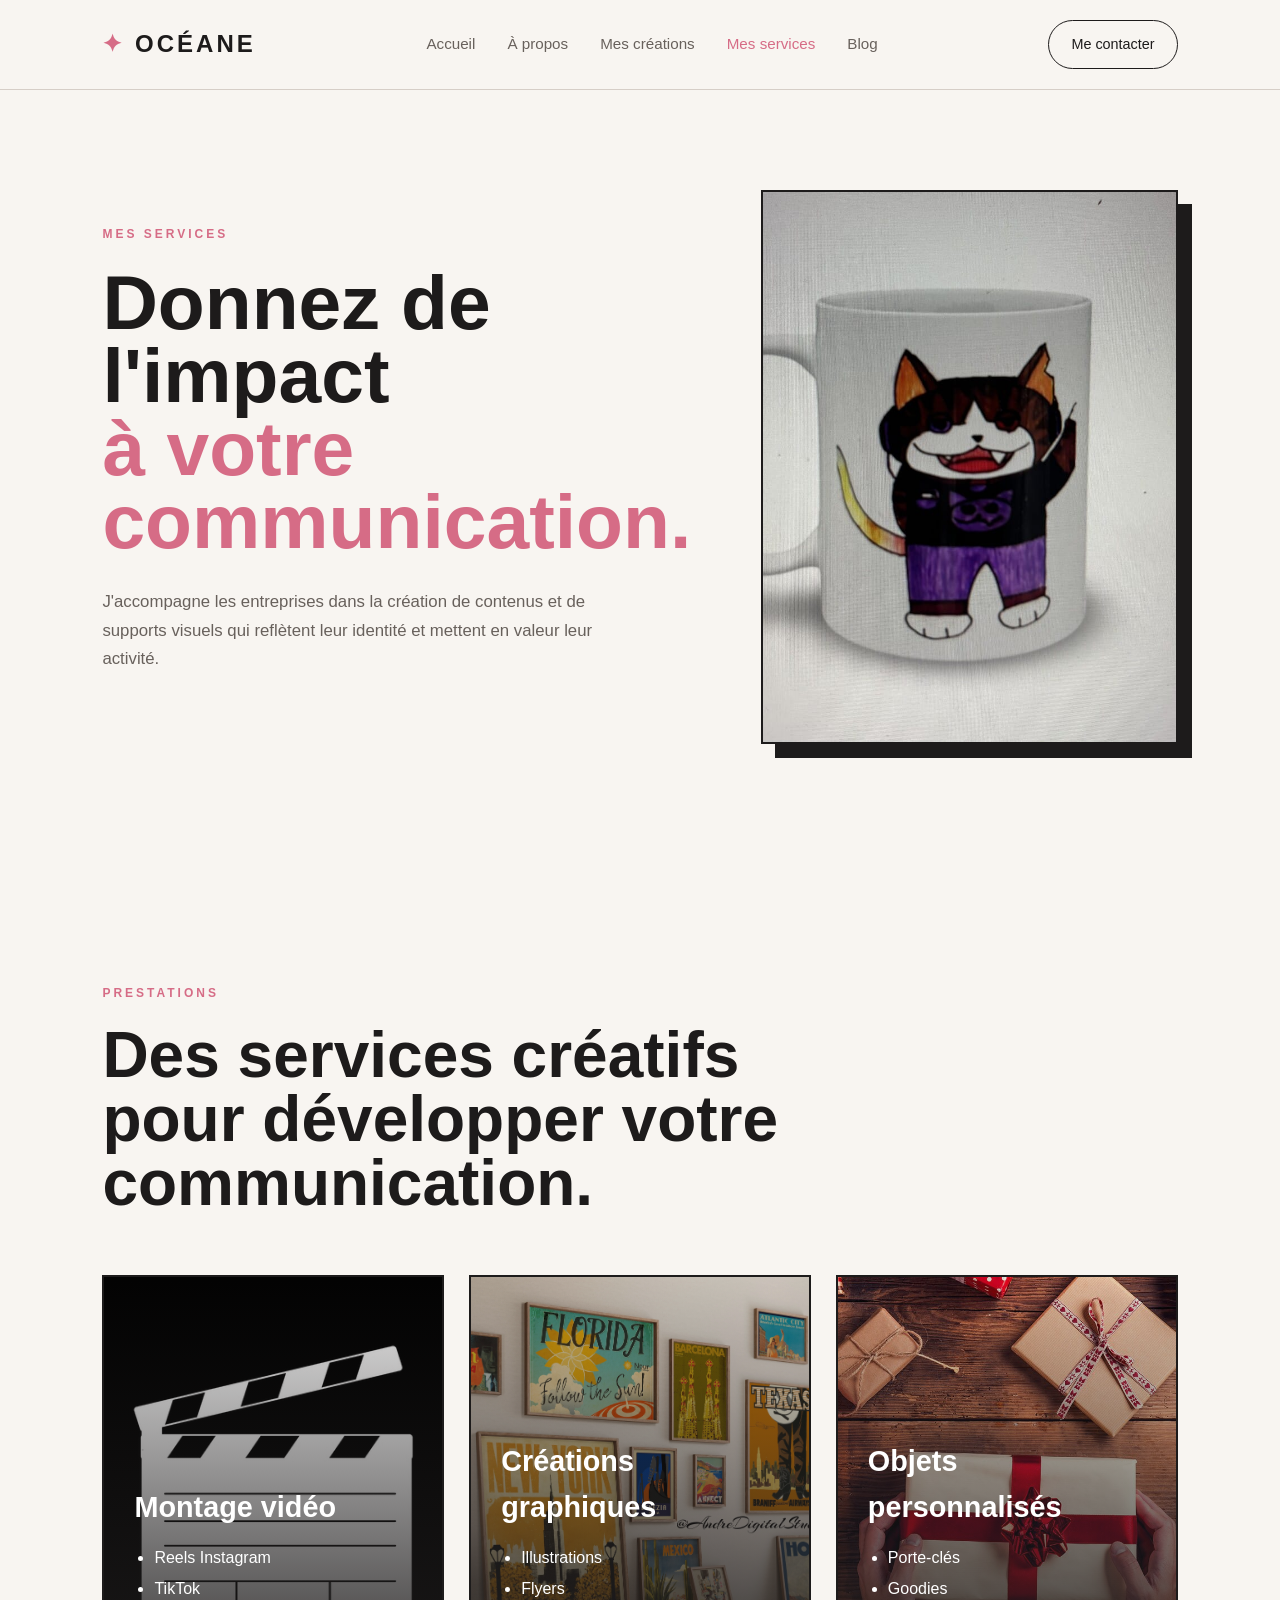
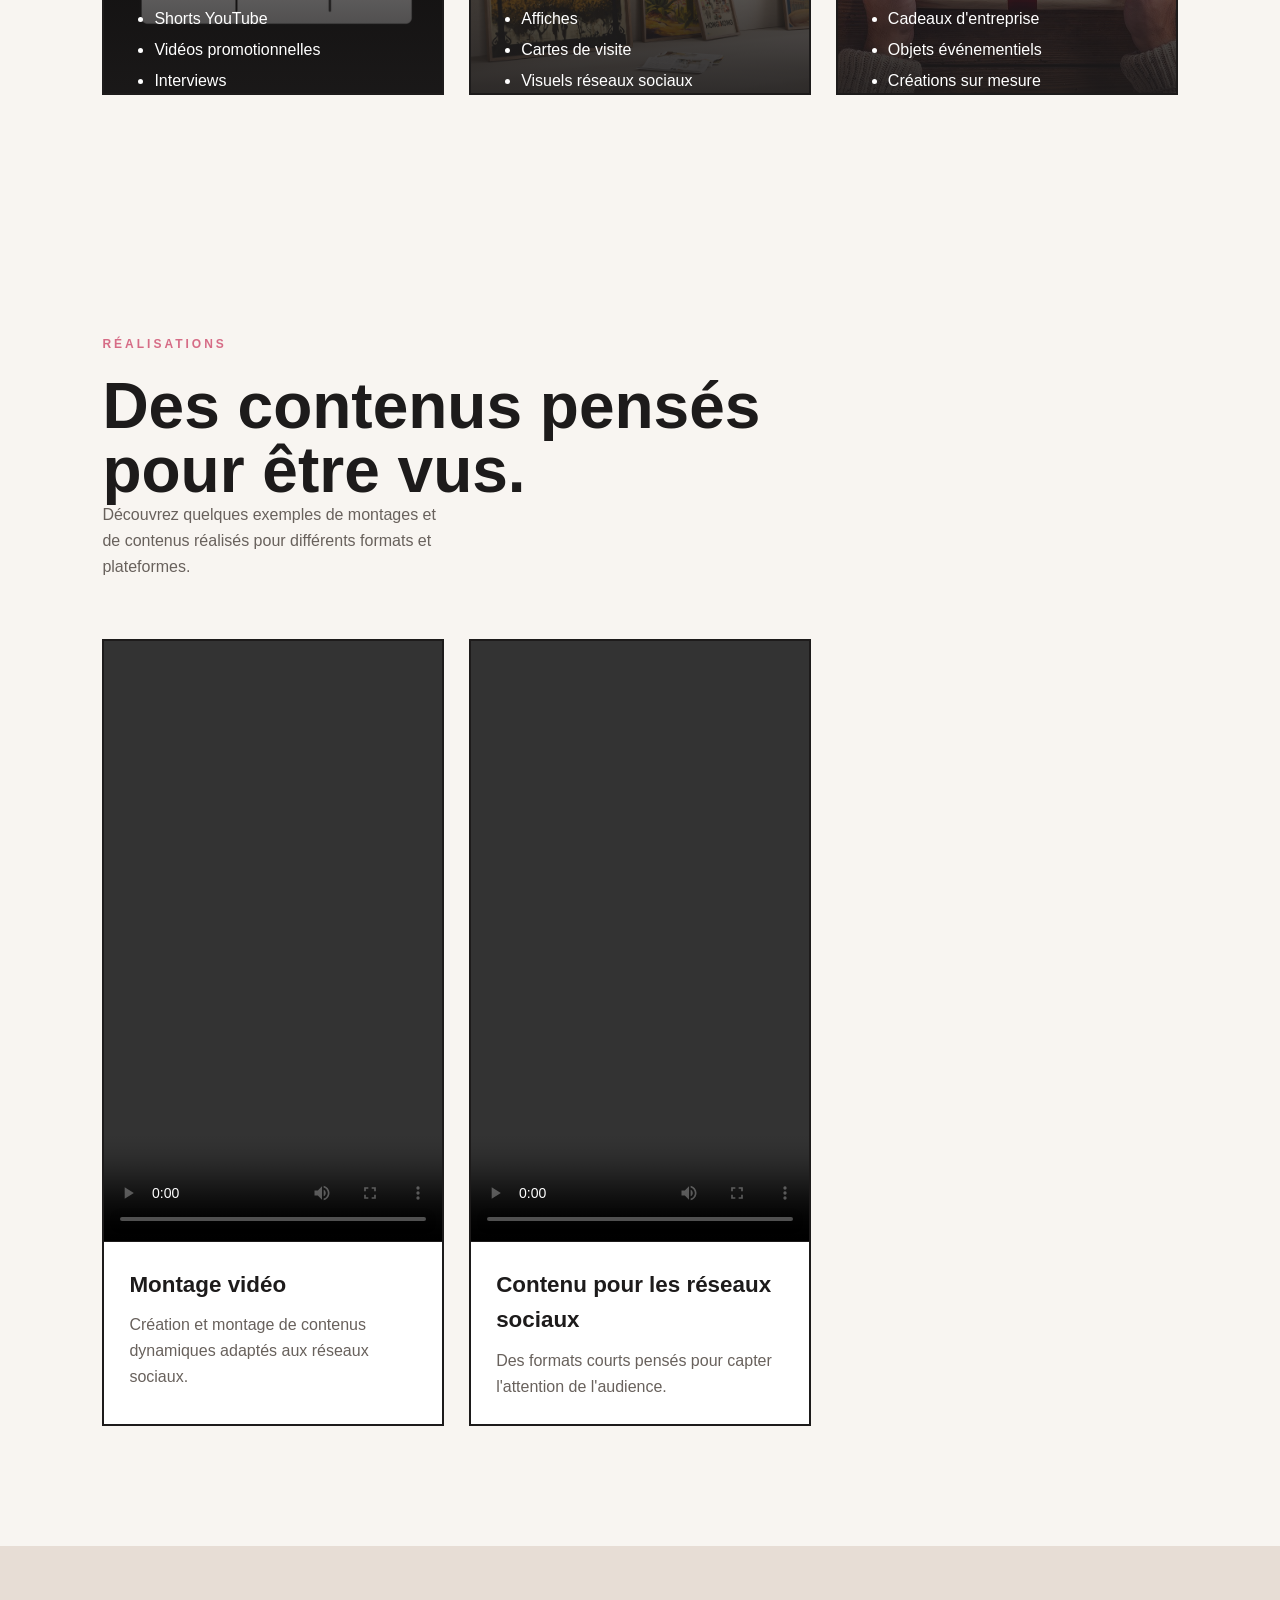
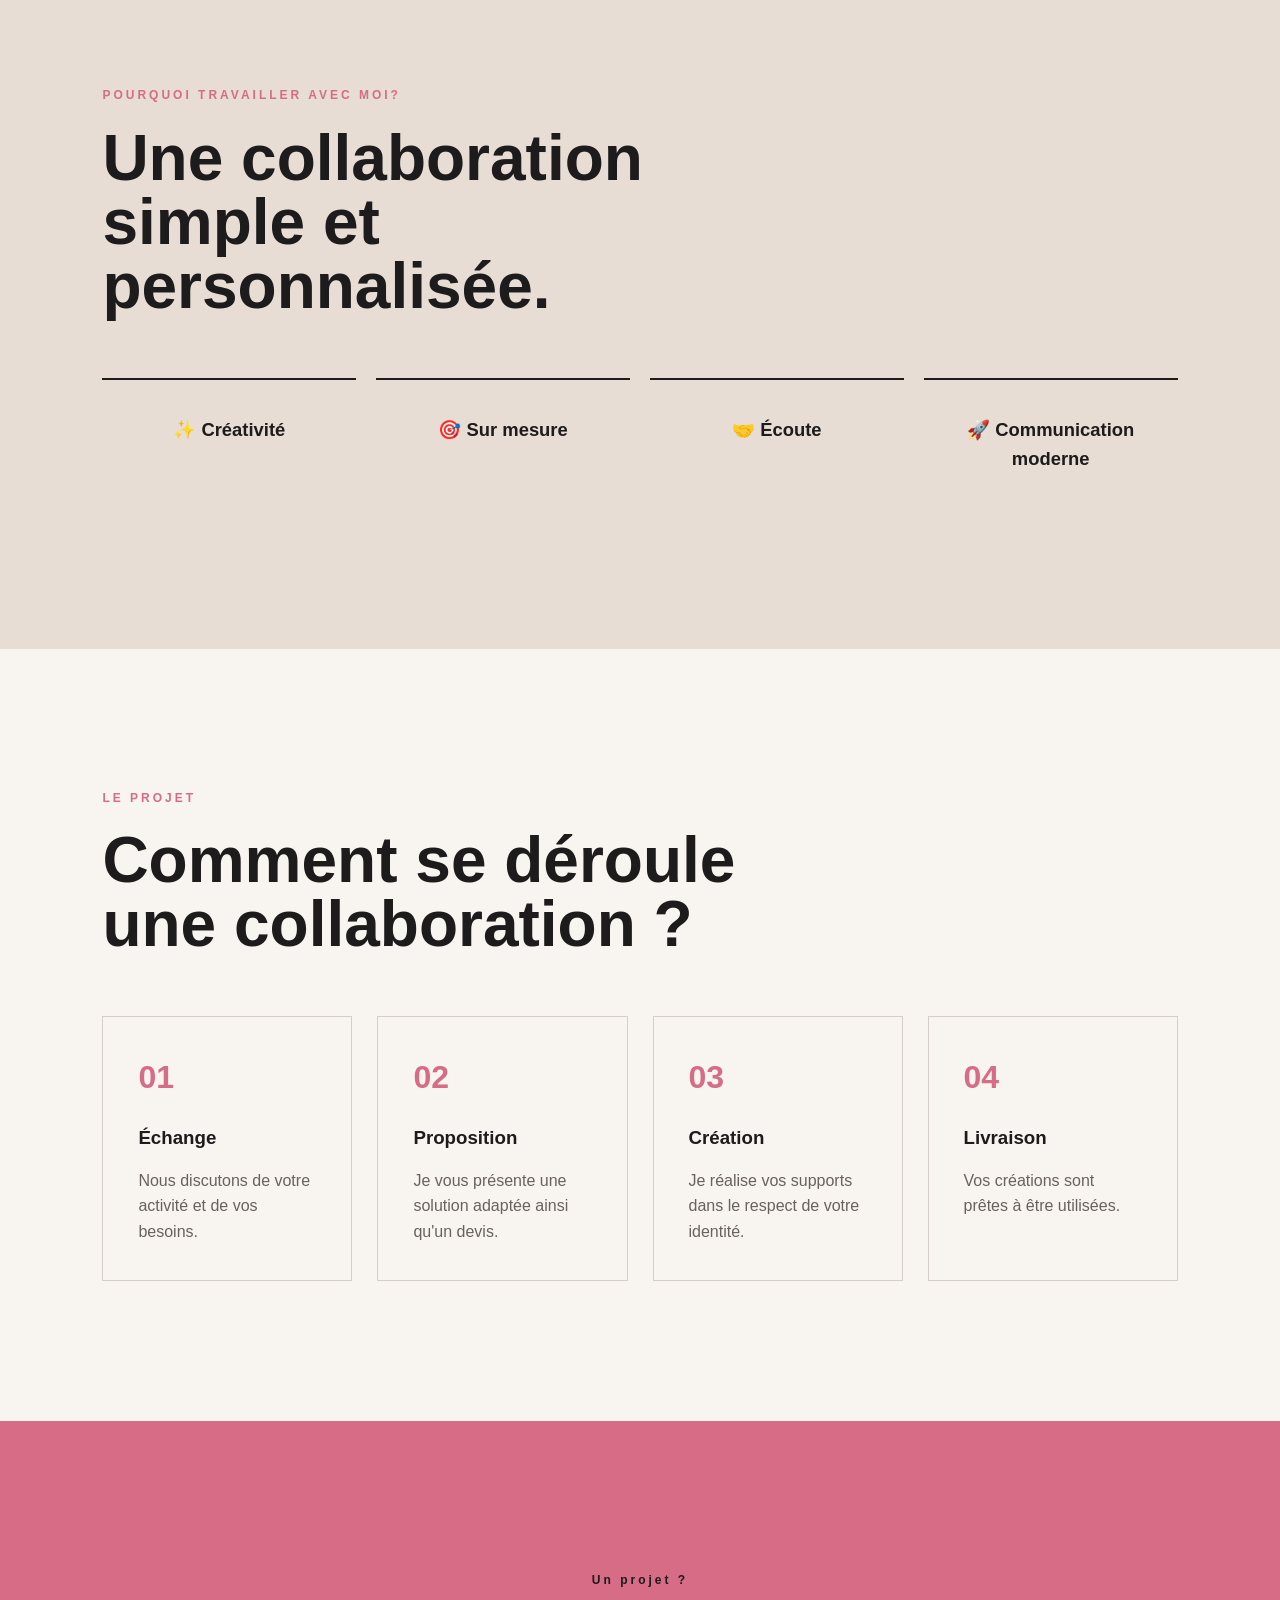
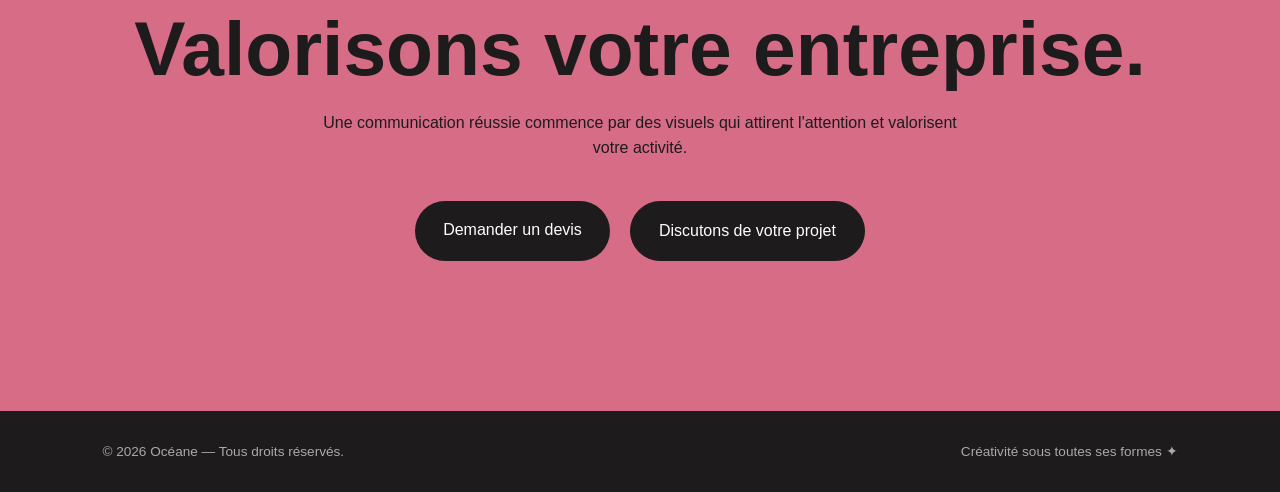
<file: pages/services.html>
<!DOCTYPE html>
<html lang="fr">

<head>
    <meta charset="UTF-8">
    <meta name="viewport" content="width=device-width, initial-scale=1.0">

    <meta name="description" content="Montage vidéo, créations graphiques et objets personnalisés pour valoriser la communication de votre entreprise.">

    <title>Mes services — Océane</title>

    <link rel="stylesheet" href="../styles/style.css">
    <script src="../scripts/script.js" defer></script>
</head>

<body class="services-page" id="top">

    <!-- ================= HEADER ================= -->

    <header class="header">

        <a href="../index.html" class="logo" aria-label="Retour à l'accueil">
            <span aria-hidden="true">✦</span>
            OCÉANE
        </a>

        <button class="nav-toggle" type="button" aria-expanded="false"
            aria-controls="primary-navigation" aria-label="Ouvrir le menu">

            <span></span>
            <span></span>
            <span></span>

        </button>

        <nav id="primary-navigation" class="nav" aria-label="Navigation principale">

            <a href="../index.html">Accueil</a>

            <a href="about.html">À propos</a>

            <a href="creations.html">Mes créations</a>

            <a href="services.html" class="active">Mes services</a>

            <a href="blog.html">Blog</a>

        </nav>

        <a href="contact.html" class="header-button">
            Me contacter
        </a>

    </header>


    <!-- ================= MAIN ================= -->

    <main>

        <!-- ========================================
            HERO
        ======================================== -->

        <section class="services-hero">

            <div class="services-hero__content">

                <p class="section-label">
                    MES SERVICES
                </p>

                <h1>
                    Donnez de l'impact
                    <span>à votre communication.</span>
                </h1>

                <p>
                    J'accompagne les entreprises dans la création de contenus
                    et de supports visuels qui reflètent leur identité
                    et mettent en valeur leur activité.
                </p>

            </div>


            <div class="services-hero__image">

                <img
                    src="../images/mug2.jpeg"
                    alt="Création visuelle réalisée par Océane">

            </div>

        </section>


        <!-- ========================================
            PRESTATIONS
        ======================================== -->

        <section class="services-offers">

            <div class="section-heading">

                <p class="section-label">PRESTATIONS</p>

                <h2>Des services créatifs pour développer votre communication.</h2>

            </div>


            <div class="offers-grid">


                <article class="offer-card">

                    <img
                        src="../images/clap.jpg"
                        alt="Montage vidéo réalisé par Océane">

                    <div class="offer-card__content">

                        <h3>Montage vidéo</h3>

                        <ul>
                            <li>Reels Instagram</li>
                            <li>TikTok</li>
                            <li>Shorts YouTube</li>
                            <li>Vidéos promotionnelles</li>
                            <li>Interviews</li>
                        </ul>

                    </div>

                </article>


                <article class="offer-card">

                    <img
                        src="../images/affiches.webp"
                        alt="Création graphique réalisée par Océane">

                    <div class="offer-card__content">

                        <h3>Créations graphiques</h3>

                        <ul>
                            <li>Illustrations</li>
                            <li>Flyers</li>
                            <li>Affiches</li>
                            <li>Cartes de visite</li>
                            <li>Visuels réseaux sociaux</li>
                        </ul>

                    </div>

                </article>


                <article class="offer-card">

                    <img
                        src="../images/cadeau.jpg"
                        alt="Objet personnalisé réalisé par Océane">

                    <div class="offer-card__content">

                        <h3>Objets personnalisés</h3>

                        <ul>
                            <li>Porte-clés</li>
                            <li>Goodies</li>
                            <li>Cadeaux d'entreprise</li>
                            <li>Objets événementiels</li>
                            <li>Créations sur mesure</li>
                        </ul>

                    </div>

                </article>


            </div>

        </section>


        <!-- ================= RÉALISATIONS ================= -->

        <section class="services-work">

            <div class="section-heading">

                <p class="section-label">
                    RÉALISATIONS
                </p>

                <h2>
                    Des contenus pensés pour être vus.
                </h2>

                <p>
                    Découvrez quelques exemples de montages et de contenus
                    réalisés pour différents formats et plateformes.
                </p>

            </div>


            <div class="services-work__grid">


                <!-- VIDÉO 1 -->

                <article class="services-video-card">

                    <div class="services-video-card__media">

                        <video controls>
                            <source
                                src="../images/video1.mp4"
                                type="video/mp4">

                            Votre navigateur ne prend pas en charge
                            la lecture vidéo.
                        </video>

                    </div>

                    <div class="services-video-card__content">

                        <h3>
                            Montage vidéo
                        </h3>

                        <p>
                            Création et montage de contenus dynamiques
                            adaptés aux réseaux sociaux.
                        </p>

                    </div>

                </article>


                <!-- VIDÉO 2 -->

                <article class="services-video-card">

                    <div class="services-video-card__media">

                        <video controls>
                            <source
                                src="../images/video2.mov"
                                type="video/mp4">

                            Votre navigateur ne prend pas en charge
                            la lecture vidéo.
                        </video>

                    </div>

                    <div class="services-video-card__content">

                        <h3>
                            Contenu pour les réseaux sociaux
                        </h3>

                        <p>
                            Des formats courts pensés pour capter
                            l'attention de l'audience.
                        </p>

                    </div>

                </article>

            </div>

        </section>


        <!-- ========================================
            POURQUOI MOI ?
        ======================================== -->

        <section class="services-values">

            <div class="section-heading">

                <p class="section-label">POURQUOI TRAVAILLER AVEC MOI?</p>

                <h2>Une collaboration simple et personnalisée.</h2>

            </div>

            <div class="values-grid">

                <div class="value-card">✨ Créativité</div>

                <div class="value-card">🎯 Sur mesure</div>

                <div class="value-card">🤝 Écoute</div>

                <div class="value-card">🚀 Communication moderne</div>

            </div>

        </section>


        <!-- ========================================
            ÉTAPES
        ======================================== -->

        <section class="services-process">

            <div class="section-heading">

                <p class="section-label">LE PROJET</p>

                <h2>Comment se déroule une collaboration ?</h2>

            </div>

            <div class="process-grid">

                <article class="process-card">

                    <span>01</span>

                    <h3>Échange</h3>

                    <p>Nous discutons de votre activité et de vos besoins.</p>

                </article>

                <article class="process-card">

                    <span>02</span>

                    <h3>Proposition</h3>

                    <p>Je vous présente une solution adaptée ainsi qu'un devis.</p>

                </article>

                <article class="process-card">

                    <span>03</span>

                    <h3>Création</h3>

                    <p>Je réalise vos supports dans le respect de votre identité.</p>

                </article>

                <article class="process-card">

                    <span>04</span>

                    <h3>Livraison</h3>

                    <p>Vos créations sont prêtes à être utilisées.</p>

                </article>

            </div>

        </section>


        <!-- ========================================
            CTA
        ======================================== -->

        <section class="services-cta">

            <p class="section-label">Un projet ?</p>

            <h2>Valorisons votre entreprise.</h2>

            <p>
                Une communication réussie commence par des visuels
                qui attirent l'attention et valorisent votre activité.
            </p>

            <div class="cta-buttons">

                <a href="contact.html" class="button">
                    Demander un devis
                </a>

                <a href="contact.html" class="button button-outline">
                    Discutons de votre projet
                </a>

            </div>

        </section>

    </main>


    <!-- ================= FOOTER ================= -->

    <footer class="footer">

        <p>
            © 2026 Océane — Tous droits réservés.
        </p>

        <p>
            Créativité sous toutes ses formes ✦
        </p>

    </footer>


    <button id="scrollTopBtn" type="button" aria-label="Retour en haut de page">
        ↑
    </button>

</body>

</html>
</file>
<file: styles/style.css>
/* =========================
   RESET
========================= */

:root {
    --background: #f8f5f1;
    --surface: #e7ddd5;
    --accent: #d66c86;
    --text: #1d1b1b;
    --muted-text: #68615c;
    --border: #d6cec7;
    --dark: #1d1b1b;
    --light: #ffffff;
}

* {
    margin: 0;
    padding: 0;
    box-sizing: border-box;
}

html {
    scroll-behavior: smooth;
}

body {
    font-family: Arial, Helvetica, sans-serif;
    background-color: var(--background);
    color: var(--text);
    line-height: 1.6;
}

a {
    text-decoration: none;
    color: inherit;
}

a:focus-visible,
button:focus-visible {
    outline: 3px solid var(--accent);
    outline-offset: 4px;
}


/* =========================
   HEADER / NAVBAR
========================= */

.header {
    width: 100%;
    height: 90px;

    padding: 0 8%;

    display: flex;
    align-items: center;
    justify-content: space-between;

    background-color: var(--background);

    border-bottom: 1px solid var(--border);
}

.logo {
    font-size: 1.5rem;
    font-weight: 800;
    letter-spacing: 3px;
}

.logo span {
    color: var(--accent);
}

.nav {
    display: flex;
    align-items: center;
    gap: clamp(18px, 2.5vw, 38px);
}

.nav a {
    font-size: 0.95rem;
    color: var(--muted-text);

    transition: color 0.3s ease;
}

.nav a:hover,
.nav a.active {
    color: var(--accent);
}

.header-button {
    padding: 12px 22px;

    border: 1px solid var(--text);
    border-radius: 30px;

    font-size: 0.9rem;

    transition: background-color 0.3s ease, color 0.3s ease;
}

.header-button:hover {
    background-color: var(--dark);
    color: var(--light);
}

.nav-toggle {
    display: none;
    padding: 8px;

    border: 0;
    background: transparent;
    color: var(--text);
    cursor: pointer;
}

.nav-toggle span {
    display: block;
    width: 26px;
    height: 2px;
    margin: 5px 0;
    background-color: currentColor;
    transition: transform 0.2s ease, opacity 0.2s ease;
}


/* =========================
   HERO
========================= */

.hero {
    min-height: calc(100vh - 90px);

    padding: 60px 8%;

    display: grid;
    grid-template-columns: minmax(0, 0.75fr) minmax(0, 1.25fr);

    align-items: center;
    gap: 80px;
}

.hero-content {
    max-width: 500px;
}

.hero-label,
.section-label {
    margin-bottom: 22px;

    color: var(--accent);

    font-size: 0.75rem;
    font-weight: 700;

    letter-spacing: 3px;
}

.contact .section-label,
.about-cta .section-label,
.creations-cta .section-label,
.services-cta .section-label,
.blog-cta .section-label {
    color: var(--dark);
}

.hero h1 {
    margin-bottom: 28px;

    font-size: clamp(3.2rem, 5.5vw, 5.8rem);
    line-height: 0.95;
    letter-spacing: -4px;
}

.hero h1 span {
    display: block;
    color: #d66c86;
}

.hero-text {
    max-width: 480px;

    margin-bottom: 35px;

    color: var(--muted-text);
    font-size: 1.1rem;
}

.hero-scroll {
    display: inline-flex;
    align-items: center;
    gap: 10px;
    color: var(--text);
    font-size: 0.9rem;
    font-weight: 800;
}

.hero-scroll span {
    display: grid;
    width: 28px;
    height: 28px;
    place-items: center;
    border: 1px solid currentColor;
    border-radius: 50%;
    transition: background-color 0.25s ease, color 0.25s ease;
}

.hero-scroll:hover span {
    background-color: var(--text);
    color: var(--light);
}

.primary-button {
    display: inline-flex;
    align-items: center;
    gap: 15px;

    padding: 16px 25px;

    background-color: var(--dark);
    color: var(--light);

    border-radius: 30px;

    transition: background-color 0.3s ease, transform 0.3s ease;
}

.primary-button:hover {
    background-color: var(--accent);
    transform: translateY(-3px);
}

.secondary-button {
    color: var(--muted-text);

    border-bottom: 1px solid #555;
}

.hero-image{
    display:flex;
    justify-content:center;
    align-items:center;
}

.hero-image img{
    width:100%;
    max-width:480px;
    border-radius:24px;
    object-fit:cover;

    box-shadow:
        0 20px 50px rgba(0,0,0,.12);

    transition:.4s;
}

.hero-image img:hover{
    transform:translateY(-6px);
}


/* =========================
   INTRO
========================= */

.intro {
    padding: 140px 8%;

    background-color: var(--dark);
    color: var(--light);
}

.intro > .section-label {
    text-align: center;
}

.intro h2 {
    margin-bottom: 20px;

    font-size: clamp(2.5rem, 5vw, 5rem);
    text-align: center;
}

.intro-text {
    max-width: 550px;

    margin: 0 auto 70px;

    color: #c7c1bc;
    text-align: center;
}


/* =========================
   CARTES UNIVERS
========================= */

.universe-choices {
    display: grid;
    grid-template-columns: repeat(2, minmax(0, 1fr));
    gap: 25px;
}

.universe-card {
    position: relative;

    min-height: 420px;

    overflow: hidden;

    border: 2px solid var(--text);

    color: var(--light);

    isolation: isolate;
}


/* ---------- IMAGE ---------- */

.universe-card__image {
    position: absolute;
    inset: 0;

    width: 100%;
    height: 100%;

    object-fit: cover;

    transition: transform 0.6s ease;
}


/* ---------- VOILE ---------- */

.universe-card::after {
    position: absolute;
    inset: 0;

    background: linear-gradient(
        to top,
        rgba(29, 27, 27, 0.9),
        rgba(29, 27, 27, 0.15)
    );

    content: '';

    transition: background 0.4s ease;
}


/* ---------- CONTENU ---------- */

.universe-card__overlay {
    position: absolute;

    right: 30px;
    bottom: 30px;
    left: 30px;

    z-index: 2;

    transform: translateY(35px);

    transition: transform 0.4s ease;
}

.universe-card__overlay h3 {
    margin-bottom: 12px;

    font-size: clamp(1.8rem, 3vw, 2.8rem);
    line-height: 1;
}

.universe-card__overlay p {
    max-width: 450px;

    margin-bottom: 20px;

    color: #e5dfdb;
}

.universe-card__link {
    font-size: 0.85rem;
    font-weight: 800;
}


/* ---------- HOVER ---------- */

.universe-card:hover .universe-card__image {
    transform: scale(1.06);
}

.universe-card:hover .universe-card__overlay {
    transform: translateY(0);
}

.universe-card:hover::after {
    background: rgba(29, 27, 27, 0.55);
}


/* =========================
   MOBILE
========================= */

@media (max-width: 600px) {

    .intro {
        padding: 80px 5%;
    }

    .intro-text {
        margin-bottom: 45px;
    }

    .universe-choices {
        grid-template-columns: 1fr;
    }

    .universe-card {
        min-height: 380px;
    }

    .universe-card__overlay {
        transform: translateY(0);
    }

}


/* =========================
   CREATIONS
========================= */

.creations {
    padding: 140px 8%;
    background-color: var(--surface);
}

.creations-content {
    display: flex;
    align-items: end;
    justify-content: space-between;
    gap: 40px;
}

.creations-list {
    display: grid;
    grid-template-columns: repeat(2, minmax(0, 1fr));
    gap: 0 48px;
    width: min(100%, 720px);
    list-style: none;
}

.creations-list li {
    padding: 16px 0;
    border-top: 1px solid var(--border);
    font-weight: 700;
}

.creations-list li::before {
    margin-right: 10px;
    color: var(--accent);
    content: '✦';
}


/* =========================
   SERVICES
========================= */

.services {
    padding: 140px 8%;
}

.section-heading {
    display: flex;
    justify-content: space-between;
    align-items: end;

    margin-bottom: 60px;
}

.section-heading h2,
.contact h2 {
    font-size: clamp(2.5rem, 5vw, 5rem);
    line-height: 1;
}

.section-heading > p {
    max-width: 350px;
    color: var(--muted-text);
}

.services-grid {
    display: grid;
    grid-template-columns: repeat(3, 1fr);
    gap: 25px;
}

.service-card {
    min-height: 380px;

    padding: 35px;

    border: 1px solid var(--border);

    display: flex;
    flex-direction: column;

    transition: transform 0.3s ease, border-color 0.3s ease;
}

.service-card:hover {
    transform: translateY(-8px);
    border-color: var(--accent);
}

.service-card.featured {
    background-color: #e7a1af;
    border-color: #e7a1af;
}

.service-number {
    color: #888;
    font-size: 0.85rem;
}

.service-icon {
    margin-top: 40px;
    margin-bottom: 25px;

    font-size: 3rem;
}

.service-card h3 {
    margin-bottom: 15px;
    font-size: 1.5rem;
}

.service-card p {
    color: var(--muted-text);
}

.service-card a {
    margin-top: auto;

    font-weight: bold;
}


/* =========================
   PAGE À PROPOS
========================= */

/* ---------- HERO ---------- */

.about-hero {
    min-height: calc(100vh - 90px);

    padding: 80px 8%;

    display: grid;
    grid-template-columns: 1fr 1fr;
    align-items: center;
    gap: 80px;
}

.about-hero__content {
    max-width: 600px;
}

.about-hero__content h1 {
    margin-bottom: 30px;

    font-size: clamp(3rem, 5vw, 5.5rem);
    line-height: 0.95;
    letter-spacing: -3px;
}

.about-hero__content > p:last-child {
    max-width: 500px;

    color: var(--muted-text);
    font-size: 1.1rem;
}

.section-heading > p.section-label {
    color: var(--accent);
}

.about-hero__image {
    min-height: 520px;

    overflow: hidden;

    background-color: var(--surface);
    border: 2px solid var(--text);
    box-shadow: 14px 14px 0 var(--text);
}

.about-hero__image img {
    display: block;

    width: 100%;
    height: 100%;
    min-height: 520px;

    object-fit: cover;

    transition: transform 0.5s ease;
}

.about-hero__image:hover img {
    transform: scale(1.03);
}

/* ---------- PARCOURS ---------- */

.about-journey {
    padding: 140px 8%;

    background-color: var(--surface);
}

.journey-grid {
    display: grid;
    grid-template-columns: repeat(2, minmax(0, 1fr));
    gap: 25px;

    margin-top: 60px;
}

.journey-card {
    position: relative;

    min-height: 420px;

    overflow: hidden;

    border: 2px solid var(--text);

    isolation: isolate;
}

.journey-card__image {
    position: absolute;
    inset: 0;

    width: 100%;
    height: 100%;

    object-fit: cover;

    transition: transform 0.6s ease;
}


/* Voile */

.journey-card::after {
    position: absolute;
    inset: 0;

    content: "";

    background: linear-gradient(
        to top,
        rgba(29, 27, 27, 0.9),
        rgba(29, 27, 27, 0.1)
    );

    transition: background 0.4s ease;
}


/* Texte */

.journey-card__overlay {
    position: absolute;

    right: 30px;
    bottom: 30px;
    left: 30px;

    z-index: 2;

    transform: translateY(35px);

    color: var(--light);

    transition: transform 0.4s ease;
}

.journey-card__overlay h3 {
    margin-bottom: 12px;

    font-size: clamp(1.8rem, 3vw, 2.8rem);
}

.journey-card__overlay p {
    max-width: 450px;

    color: #e5dfdb;
}


/* Animation */

.journey-card:hover .journey-card__image {
    transform: scale(1.06);
}

.journey-card:hover .journey-card__overlay {
    transform: translateY(0);
}

.journey-card:hover::after {
    background: rgba(29, 27, 27, 0.55);
}


/* =========================
   MOBILE
========================= */

@media (max-width: 600px) {

    .journey-grid {
        grid-template-columns: 1fr;
    }

    .journey-card {
        min-height: 380px;
    }

    .journey-card__overlay {
        transform: translateY(0);
    }

}


/* ---------- DEUX UNIVERS ---------- */

.about-journey .section-heading,
.about-universes .section-heading,
.about-method .section-heading {
    display: block;
}

.about-universes .section-heading h2 {
    max-width: 700px;
}

/* =========================
   MON UNIVERS
========================= */

.about-universes {
    padding: 120px 8%;
}

.about-universe__grid {
    display: grid;
    grid-template-columns: repeat(2, 1fr);
    gap: 25px;

    margin-top: 60px;
}

.about-universe-card {
    position: relative;

    min-height: 420px;

    overflow: hidden;

    border: 2px solid var(--text);

    isolation: isolate;
}

.about-universe-card img {
    position: absolute;
    inset: 0;

    display: block;
    width: 100%;
    height: 100%;

    object-fit: cover;

    transition: transform 0.6s ease;
}

.about-universe-card::after {
    position: absolute;
    inset: 0;

    content: "";

    background: linear-gradient(
        to top,
        rgba(29, 27, 27, 0.9),
        rgba(29, 27, 27, 0.1)
    );

    transition: background 0.4s ease;
}

.about-universe-card__overlay {
    position: absolute;

    right: 30px;
    bottom: 30px;
    left: 30px;

    z-index: 2;

    color: var(--light);

    transform: translateY(35px);

    transition: transform 0.4s ease;
}

.about-universe-card__overlay h3 {
    margin-bottom: 12px;

    font-size: clamp(1.8rem, 3vw, 2.8rem);
}

.about-universe-card__overlay p {
    max-width: 450px;

    color: #e5dfdb;
}

.about-universe-card:hover img {
    transform: scale(1.06);
}

.about-universe-card:hover .about-universe-card__overlay {
    transform: translateY(0);
}

.about-universe-card:hover::after {
    background: rgba(29, 27, 27, 0.55);
}


/* =========================
   MOBILE
========================= */

@media (max-width: 600px) {

    .about-universe__grid {
        grid-template-columns: 1fr;
    }

    .about-universe-card {
        min-height: 380px;
    }

    .about-universe-card__overlay {
        transform: translateY(0);
    }

}

/* ---------- MÉTHODE ---------- */

.about-method {
    padding: 140px 8%;

    background-color: var(--surface);
}

.method-list {
    display: grid;
    grid-template-columns: repeat(5, 1fr);
    gap: 20px;

    list-style: none;
}

.method-list li {
    padding: 25px 15px;

    border-top: 2px solid var(--text);

    font-weight: 700;
    text-align: center;
}


/* ---------- CALL TO ACTION ---------- */

.about-cta {
    padding: 150px 8%;

    text-align: center;

    background-color: var(--accent);
}

.about-cta h2 {
    margin-bottom: 30px;

    font-size: clamp(3rem, 6vw, 6rem);
    line-height: 0.95;
}

.about-cta > p:not(.section-label) {
    max-width: 550px;

    margin: 0 auto 35px;

    color: var(--text);
}

.about-cta .button {
    display: inline-flex;

    padding: 16px 25px;

    background-color: var(--dark);
    color: var(--light);

    border-radius: 30px;

    transition: transform 0.3s ease, background-color 0.3s ease;
}

.about-cta .button:hover {
    background-color: var(--light);
    color: var(--text);
    transform: translateY(-3px);
}

/* =========================
   PAGE MES CRÉATIONS
========================= */


/* ---------- HERO ---------- */

.creations-hero {
    min-height: calc(100vh - 90px);

    padding: 80px 8%;

    display: grid;
    grid-template-columns: 1fr 1fr;
    align-items: center;
    gap: 80px;
}

.creations-hero__content {
    max-width: 600px;
}

.creations-hero__content h1 {
    margin-bottom: 30px;

    font-size: clamp(3rem, 5vw, 5.5rem);
    line-height: 0.95;
    letter-spacing: -3px;
}

.creations-hero__content > p:last-child {
    max-width: 500px;

    color: var(--muted-text);
    font-size: 1.1rem;
}

.creations-hero__image {
    overflow: hidden;

    border: 2px solid var(--text);
    box-shadow: 14px 14px 0 var(--text);
}

.creations-hero__image img {
    display: block;

    width: 100%;
    height: 100%;
    min-height: 520px;

    object-fit: cover;
}

/* =========================
   GALERIE DES CRÉATIONS
========================= */

.creations-gallery {
    padding: 120px 8%;
}

.creations-gallery .section-heading {
    display: block;
}

.creations-gallery .section-heading h2 {
    max-width: 750px;
}

.creations-gallery__grid {
    display: grid;
    grid-template-columns: repeat(2, 1fr);
    gap: 30px;

    margin-top: 60px;
}


/* =========================
   CARTE CRÉATION
========================= */

.creation-card {
    overflow: hidden;

    background-color: var(--light);
    border: 2px solid var(--text);

    transition:
        transform 0.3s ease,
        box-shadow 0.3s ease;
}

.creation-card__image {
    overflow: hidden;

    aspect-ratio: 4 / 3;
}

.creation-card__image img {
    display: block;

    width: 100%;
    height: 100%;

    object-fit: cover;

    transition: transform 0.5s ease;
}


/* =========================
   INFORMATIONS
========================= */

.creation-card__content {
    padding: 25px 30px;
}

.creation-card__content h3 {
    margin-bottom: 8px;

    font-size: 1.4rem;
}

.creation-card__content p {
    color: var(--muted-text);
}


/* =========================
   HOVER
========================= */

.creation-card:hover {
    transform: translate(-4px, -4px);

    box-shadow: 8px 8px 0 var(--text);
}

.creation-card:hover .creation-card__image img {
    transform: scale(1.05);
}


/* =========================
   MOBILE
========================= */

@media (max-width: 700px) {

    .creations-gallery {
        padding: 80px 5%;
    }

    .creations-gallery__grid {
        grid-template-columns: 1fr;
        gap: 25px;

        margin-top: 40px;
    }

    .creation-card__content {
        padding: 20px;
    }

}

/* ---------- COUP DE CŒUR ---------- */

.creations-featured {
    padding: 140px 8%;

    display: grid;
    grid-template-columns: 1fr 1fr;
    align-items: center;
    gap: 80px;

    background-color: var(--surface);
}

.creations-featured__content {
    max-width: 600px;
}

.creations-featured__content h2 {
    margin-bottom: 25px;

    font-size: clamp(2.5rem, 5vw, 5rem);
    line-height: 1;
}

.creations-featured__content > p:not(.section-label) {
    margin-bottom: 35px;

    color: var(--muted-text);
}

.creations-featured__actions {
    display: flex;
    align-items: center;
    gap: 25px;
}

.creations-featured__visual {
    min-height: 500px;

    overflow: hidden;

    background-color: var(--background);
    border: 2px solid var(--text);
    box-shadow: 14px 14px 0 var(--text);
}

.creations-featured__visual img {
    display: block;

    width: 100%;
    height: 100%;
    min-height: 500px;

    object-fit: cover;

    transition: transform 0.5s ease;
}

.creations-featured__visual:hover img {
    transform: scale(1.03);
}


/* ---------- CALL TO ACTION ---------- */

.creations-cta {
    padding: 150px 8%;

    text-align: center;

    background-color: var(--accent);
}

.creations-cta h2 {
    margin-bottom: 40px;

    font-size: clamp(3rem, 6vw, 6rem);
    line-height: 0.95;
}

.creations-cta .button {
    display: inline-flex;

    padding: 16px 25px;

    background-color: var(--dark);
    color: var(--light);

    border-radius: 30px;

    transition: transform 0.3s ease, background-color 0.3s ease;
}

.creations-cta .button:hover {
    background-color: var(--light);
    color: var(--text);
    transform: translateY(-3px);
}

/* =========================
   PAGE SERVICES
========================= */

.services-page .section-heading {
    display: block;
}

.services-page .section-heading h2 {
    max-width: 700px;
}

.services-page .section-heading p {
    margin-bottom: 20px;
}

/* =========================
   HERO SERVICES
========================= */

.services-hero {
    display: grid;
    grid-template-columns: 1fr 1fr;
    gap: 70px;

    align-items: center;

    padding: 100px 8% 120px;
}

.services-hero__content {
    max-width: 650px;
}

.services-hero__content h1 {
    margin-bottom: 30px;

    font-size: clamp(3rem, 6vw, 6rem);
    line-height: 0.95;
}

.services-hero__content h1 span {
    display: block;

    color: var(--accent);
}

.services-hero__content > p:not(.section-label) {
    max-width: 550px;

    margin-bottom: 35px;

    color: var(--muted-text);
    font-size: 1.05rem;
    line-height: 1.7;
}


/* ---------- IMAGE ---------- */

.services-hero__image {
    min-height: 550px;

    overflow: hidden;

    border: 2px solid var(--text);
    box-shadow: 14px 14px 0 var(--text);
}

.services-hero__image img {
    display: block;

    width: 100%;
    height: 100%;
    min-height: 550px;

    object-fit: cover;

    transition: transform 0.5s ease;
}

.services-hero__image:hover img {
    transform: scale(1.03);
}


/* =========================
   MOBILE
========================= */

@media (max-width: 800px) {

    .services-hero {
        grid-template-columns: 1fr;
        gap: 50px;

        padding: 80px 5%;
    }

    .services-hero__image {
        min-height: 400px;

        box-shadow: 8px 8px 0 var(--text);
    }

    .services-hero__image img {
        min-height: 400px;
    }

}

/* =========================
   PRESTATIONS
========================= */

.services-offers {
    padding: 120px 8%;
}

.services-offers .section-heading {
    display: block;
}

.services-offers .section-heading h2 {
    max-width: 750px;
}

.offers-grid {
    display: grid;
    grid-template-columns: repeat(3, 1fr);
    gap: 25px;

    margin-top: 60px;
}


/* ---------- CARTE ---------- */

.offer-card {
    position: relative;

    height: 420px;

    overflow: hidden;

    border: 2px solid var(--text);

    isolation: isolate;
}

.offer-card img {
    display: block;

    width: 100%;
    height: 100%;

    object-fit: cover;

    transition: transform 0.6s ease;
}


/* ---------- VOILE ---------- */

.offer-card::after {
    position: absolute;
    inset: 0;

    content: "";

    background: linear-gradient(
        to top,
        rgba(29, 27, 27, 0.9),
        rgba(29, 27, 27, 0.1)
    );

    transition: background 0.4s ease;
}


/* ---------- CONTENU ---------- */

.offer-card__content {
    position: absolute;

    right: 30px;
    bottom: 30px;
    left: 30px;

    z-index: 2;

    color: var(--light);

    transform: translateY(35px);

    transition: transform 0.4s ease;
}

.offer-card__content h3 {
    margin-bottom: 15px;

    font-size: 1.8rem;
}

.offer-card__content ul {
    padding-left: 20px;
}

.offer-card__content li {
    margin-bottom: 5px;
}


/* ---------- HOVER ---------- */

.offer-card:hover img {
    transform: scale(1.06);
}

.offer-card:hover .offer-card__content {
    transform: translateY(0);
}

.offer-card:hover::after {
    background: rgba(29, 27, 27, 0.55);
}


/* ---------- MOBILE ---------- */

@media (max-width: 800px) {

    .offers-grid {
        grid-template-columns: 1fr;
    }

    .offer-card {
        height: 380px;
    }

    .offer-card__content {
        transform: translateY(0);
    }

}


/* =========================
   RÉALISATIONS VIDÉO
========================= */

.services-work {
    padding: 120px 8%;
}

.services-work .section-heading {
    display: block;
}

.services-work .section-heading h2 {
    max-width: 750px;
}

.services-work__grid {
    display: grid;
    grid-template-columns: repeat(3, 1fr);
    gap: 25px;

    margin-top: 60px;
}


/* ---------- CARTE ---------- */

.services-video-card {
    overflow: hidden;

    background-color: var(--light);
    border: 2px solid var(--text);

    transition:
        transform 0.3s ease,
        box-shadow 0.3s ease;
}


/* ---------- VIDÉO ---------- */

.services-video-card__media {
    width: 100%;

    aspect-ratio: 9 / 16;

    background-color: var(--dark);
}

.services-video-card video {
    display: block;

    width: 100%;
    height: 100%;

    object-fit: cover;
}


/* ---------- TEXTE ---------- */

.services-video-card__content {
    padding: 25px;
}

.services-video-card__content h3 {
    margin-bottom: 10px;

    font-size: 1.4rem;
}

.services-video-card__content p {
    color: var(--muted-text);
}


/* ---------- HOVER ---------- */

.services-video-card:hover {
    transform: translate(-4px, -4px);

    box-shadow: 8px 8px 0 var(--text);
}


/* =========================
   TABLETTE
========================= */

@media (max-width: 900px) {

    .services-work__grid {
        grid-template-columns: repeat(2, 1fr);
    }

}


/* =========================
   MOBILE
========================= */

@media (max-width: 600px) {

    .services-work {
        padding: 80px 5%;
    }

    .services-work__grid {
        grid-template-columns: 1fr;

        margin-top: 40px;
    }

}


/* ---------- VALEURS ---------- */

.services-values {
    padding: 140px 8%;

    background: var(--surface);
}

.values-grid {
    display: grid;
    grid-template-columns: repeat(4,1fr);
    gap: 20px;
}

.value-card {
    padding: 35px 25px;

    border-top: 2px solid var(--text);

    font-size: 1.15rem;
    font-weight: 700;
    text-align: center;
}


/* ---------- PROCESS ---------- */

.services-process {
    padding: 140px 8%;
}

.process-grid {
    display: grid;
    grid-template-columns: repeat(4,1fr);
    gap: 25px;
}

.process-card {
    padding: 35px;

    border: 1px solid var(--border);

    transition: transform .3s ease,
                border-color .3s ease;
}

.process-card:hover {
    border-color: var(--accent);
    transform: translateY(-8px);
}

.process-card span {
    display: inline-block;

    margin-bottom: 20px;

    color: var(--accent);
    font-size: 2rem;
    font-weight: bold;
}

.process-card h3 {
    margin-bottom: 15px;
}

.process-card p {
    color: var(--muted-text);
}


/* ---------- CTA ---------- */

.services-cta {
    padding: 150px 8%;

    text-align: center;

    background: var(--accent);
}

.services-cta h2 {
    margin-bottom: 25px;

    font-size: clamp(3rem,6vw,6rem);
    line-height: .95;
}

.services-cta p:not(.section-label) {
    max-width: 650px;

    margin: 0 auto 40px;
}

.cta-buttons {
    display: flex;
    justify-content: center;
    gap: 20px;
}

.button,
.button-outline {
    display: inline-flex;

    padding: 16px 28px;

    border-radius: 30px;

    transition: .3s ease;
}

.button {
    background: var(--dark);
    color: var(--light);
}

.button:hover {
    transform: translateY(-3px);
}

.button-outline {
    border: 1px solid var(--dark);
}

.button-outline:hover {
    background: var(--dark);
    color: var(--light);
}


/* =========================
   PAGE BLOG
========================= */

/* ---------- HERO ---------- */

.blog-hero {
    min-height: calc(100vh - 90px);

    padding: 80px 8%;

    display: grid;
    grid-template-columns: 1fr 1fr;
    align-items: center;
    gap: 80px;
}

.blog-hero__content {
    max-width: 600px;
}

.blog-hero__content h1 {
    margin-bottom: 30px;

    font-size: clamp(3rem, 5vw, 5.5rem);
    line-height: 0.95;
    letter-spacing: -3px;
}

.blog-hero__content>p:last-child {
    max-width: 500px;

    color: var(--muted-text);
    font-size: 1.1rem;
}

.blog-hero__image {
    min-height: 520px;

    background-color: var(--surface);
    border: 2px solid var(--text);
    box-shadow: 14px 14px 0 var(--text);
}


/* ---------- CATÉGORIES ---------- */

.blog-categories {
    padding: 140px 8%;
}

.categories-grid {
    display: grid;
    grid-template-columns: repeat(5, 1fr);
    gap: 20px;
}

.category-card {
    padding: 25px;

    text-align: center;
    font-weight: bold;

    border: 2px solid var(--text);
    background-color: var(--background);

    transition: .3s;
}

.category-card:hover {
    background: var(--accent);
    color: var(--light);

    transform: translateY(-5px);
}


/* ---------- BIENTÔT DISPONIBLE ---------- */

.all-posts {
    padding: 140px 8%;

    background: var(--surface);
}

.all-posts .section-heading {
    display: block;
}

.all-posts .section-heading h2 {
    max-width: 700px;
}


/* ---------- CALL TO ACTION ---------- */

.blog-cta {
    padding: 150px 8%;

    text-align: center;

    background-color: var(--accent);
}

.blog-cta h2 {
    margin-bottom: 30px;

    font-size: clamp(3rem, 6vw, 6rem);
    line-height: .95;
}

.blog-cta>p:not(.section-label) {
    max-width: 550px;

    margin: 0 auto 35px;
}

.blog-cta .button {
    display: inline-flex;

    padding: 16px 25px;

    border-radius: 30px;

    background: var(--dark);
    color: var(--light);

    transition: .3s;
}

.blog-cta .button:hover {
    background: var(--light);
    color: var(--text);

    transform: translateY(-3px);
}

.blog-page .section-heading {
    display: block;
}

.blog-page .section-heading p {
    margin-bottom: 20px;
}

.blog-page .section-heading h2 {
    max-width: 700px;
}

/* =========================
   PAGE CONTACT
========================= */

.contact {
    padding: 150px 8%;
    text-align: center;
    background-color: var(--accent);
}

.contact h2 {
    max-width: 800px;

    margin: 0 auto 45px;
}

.contact-hero {
    display: grid;
    grid-template-columns: 1fr 1fr;
    gap: 70px;

    align-items: center;

    padding: 100px 8% 120px;
}

.contact-hero__content {
    max-width: 650px;
}

.contact-hero__content h1 {
    margin-bottom: 30px;

    font-size: clamp(3rem, 6vw, 6rem);
    line-height: 0.95;
}

.contact-hero__content > p:not(.section-label) {
    max-width: 550px;

    color: var(--muted-text);

    font-size: 1.05rem;
    line-height: 1.7;
}


/* ---------- IMAGE ---------- */

.contact-hero__image {
    min-height: 550px;

    overflow: hidden;

    border: 2px solid var(--text);

    box-shadow: 14px 14px 0 var(--text);
}

.contact-hero__image img {
    display: block;

    width: 100%;
    height: 100%;
    min-height: 550px;

    object-fit: cover;

    transition: transform 0.5s ease;
}

.contact-hero__image:hover img {
    transform: scale(1.03);
}


/* =========================
   MOBILE
========================= */

@media (max-width: 800px) {

    .contact-hero {
        grid-template-columns: 1fr;
        gap: 50px;

        padding: 80px 5%;
    }

    .contact-hero__image {
        min-height: 400px;

        box-shadow: 8px 8px 0 var(--text);
    }

    .contact-hero__image img {
        min-height: 400px;
    }

}

/* ---------- CHOIX D'UNIVERS ---------- */

.contact-options {
    padding: 140px 8%;

    background: var(--surface);
}

.contact-options-grid {
    display: grid;
    grid-template-columns: repeat(2,1fr);
    gap: 25px;
}

.contact-option-card {
    padding: 35px;

    background: var(--background);
    border: 1px solid var(--border);

    transition: .3s ease;
}

.contact-option-card:hover {
    transform: translateY(-8px);
    border-color: var(--accent);
}

.contact-option-icon {
    display: block;

    margin-bottom: 30px;

    font-size: 2.8rem;
}

.contact-option-card h3 {
    margin-bottom: 15px;

    font-size: 1.8rem;
}

.contact-option-card p {
    margin-bottom: 25px;

    color: var(--muted-text);
}

.contact-option-card a {
    font-weight: bold;
}


/* ---------- FORMULAIRE ---------- */

.contact-form-section {
    padding: 140px 8%;
}

.contact-form {
    max-width: 850px;

    margin: auto;

    display: flex;
    flex-direction: column;
    gap: 20px;
}

.contact-form input,
.contact-form textarea {

    padding: 18px;

    border: 1px solid var(--border);

    background: var(--background);

    font: inherit;
}

.contact-form input:focus,
.contact-form textarea:focus {

    outline: none;

    border-color: var(--accent);
}

.contact-form button {

    align-self: flex-start;

    padding: 16px 30px;

    border: none;
    border-radius: 30px;

    background: var(--dark);
    color: var(--light);

    cursor: pointer;

    transition: .3s ease;
}

.contact-form button:hover {

    background: var(--accent);
}


/* ---------- COORDONNÉES ---------- */

.contact-info {

    padding: 140px 8%;

    background: var(--surface);
}

.contact-info-grid {

    display: grid;
    grid-template-columns: repeat(3,1fr);

    gap: 25px;
}

.info-card {

    padding: 35px;

    background: var(--background);

    border: 1px solid var(--border);

    transition: .3s ease;
}

.info-card:hover {

    transform: translateY(-8px);

    border-color: var(--accent);
}

.info-card span {

    display: block;

    margin-bottom: 25px;

    font-size: 2rem;
}

.info-card h3 {

    margin-bottom: 12px;

    font-size: 1.5rem;
}

.info-card p {

    color: var(--muted-text);
}


/* ---------- RESPONSIVE ---------- */

@media (max-width:1050px){

    .contact-hero{
        grid-template-columns:1fr;
    }

    .contact-options-grid{
        grid-template-columns:1fr;
    }

    .contact-info-grid{
        grid-template-columns:1fr;
    }

}

@media (max-width:600px){

    .contact-hero,
    .contact-options,
    .contact-form-section,
    .contact-info{

        padding:80px 5%;
    }

    .contact-hero__image{

        min-height:350px;

        box-shadow:8px 8px 0 var(--text);
    }

}

/* Les titres de la page Contact */

.contact-options .section-heading,
.contact-form-section .section-heading,
.contact-info .section-heading {

    display: block;
}

.contact-options .section-heading h2,
.contact-form-section .section-heading h2,
.contact-info .section-heading h2 {

    margin-top: 18px;
    max-width: 700px;
}

/* =========================
   FOOTER
========================= */

.footer {
    padding: 30px 8%;

    display: flex;
    justify-content: space-between;

    background-color: var(--dark);
    color: #aaa;

    font-size: 0.85rem;
}


/* =========================
   RESPONSIVE
========================= */

@media (max-width: 1050px) {

    .nav {
        position: absolute;
        top: 90px;
        right: 5%;
        left: 5%;
        z-index: 10;

        display: none;
        flex-direction: column;
        align-items: stretch;
        gap: 0;
        padding: 16px;

        background-color: var(--background);
        border: 1px solid var(--border);
        box-shadow: 8px 8px 0 var(--text);
    }

    .nav.is-open {
        display: flex;
    }

    .nav a {
        padding: 14px 8px;
    }

    .nav-toggle {
        display: block;
    }

    .nav-toggle[aria-expanded="true"] span:nth-child(1) {
        transform: translateY(7px) rotate(45deg);
    }

    .nav-toggle[aria-expanded="true"] span:nth-child(2) {
        opacity: 0;
    }

    .nav-toggle[aria-expanded="true"] span:nth-child(3) {
        transform: translateY(-7px) rotate(-45deg);
    }

    .hero {
        grid-template-columns: 1fr;
    }

    .hero-content {
        max-width: 650px;
    }

    .services-grid {
        grid-template-columns: 1fr;
    }

    .about-hero {
        grid-template-columns: 1fr;
    }

    .method-list {
        grid-template-columns: repeat(3, 1fr);
    }

    .section-heading {
        display: block;
    }

    .section-heading > p {
        margin-top: 25px;
    }

    .creations-content {
        align-items: start;
        flex-direction: column;
    }

    .creations-hero,
    .creations-featured {
        grid-template-columns: 1fr;
    }

    .blog-hero {
        grid-template-columns: 1fr;
    }

    .categories-grid {
        grid-template-columns: repeat(2, 1fr);
    }

}

@media (max-width: 600px) {

    .header {
        padding: 0 5%;
    }

    .header-button {
        display: none;
    }

    .hero,
    .services,
    .creations,
    .intro,
    .contact {
        padding-left: 5%;
        padding-right: 5%;
    }

    .hero h1 {
        font-size: 3.5rem;
    }

    .hero,
    .intro,
    .services,
    .creations,
    .contact {
        padding-top: 80px;
        padding-bottom: 80px;
    }

    .universe-choices {
        grid-template-columns: 1fr;
    }

    .universe-card {
        min-height: 240px;
    }

    .creations-list {
        grid-template-columns: 1fr;
        width: 100%;
    }

    .footer {
        flex-direction: column;
        gap: 10px;
    }

    .about-hero,
    .about-journey,
    .about-universes,
    .about-method,
    .about-cta {
        padding-left: 5%;
        padding-right: 5%;
    }

    .about-hero,
    .about-journey,
    .about-universes,
    .about-method,
    .about-cta {
        padding-top: 80px;
        padding-bottom: 80px;
    }

    .about-hero__image {
        min-height: 380px;

        box-shadow: 8px 8px 0 var(--text);
    }

    .method-list {
        grid-template-columns: 1fr;
    }

    .method-list li {
        text-align: left;
    }

    .creations-hero,
    .creations-gallery,
    .creations-featured,
    .creations-cta {
        padding-left: 5%;
        padding-right: 5%;
    }

    .creations-hero,
    .creations-gallery,
    .creations-featured,
    .creations-cta {
        padding-top: 80px;
        padding-bottom: 80px;
    }

    .creations-featured__actions {
        align-items: flex-start;
        flex-direction: column;
    }

    .services-hero,
    .services-offers,
    .services-values,
    .services-process,
    .services-cta {
        padding-left: 5%;
        padding-right: 5%;

        padding-top: 80px;
        padding-bottom: 80px;
    }

    .services-hero__image {
        min-height: 380px;

        box-shadow: 8px 8px 0 var(--text);
    }

    .offers-grid,
    .values-grid,
    .process-grid,
    .cta-buttons {
        grid-template-columns: 1fr;
    }

    .cta-buttons {
        display: flex;
        flex-direction: column;
    }

    .blog-hero,
    .blog-categories,
    .all-posts,
    .blog-cta {
        padding-left: 5%;
        padding-right: 5%;
    }

    .blog-hero,
    .blog-categories,
    .all-posts,
    .blog-cta {
        padding-top: 80px;
        padding-bottom: 80px;
    }

    .blog-hero__image {
        min-height: 380px;

        box-shadow: 8px 8px 0 var(--text);
    }

    .categories-grid {
        grid-template-columns: 1fr;
    }

    .intro .universe-choices {
        grid-template-columns: 1fr;
    }

    .creations-hero {
        padding: 80px 5%;
    }

    .creations-hero__image img {
        min-height: 380px;
    }

    .creations-hero__image {
        box-shadow: 8px 8px 0 var(--text);
    }

    .creations-featured__visual {
        min-height: 380px;
        box-shadow: 8px 8px 0 var(--text);
    }

    .creations-featured__visual img {
        min-height: 380px;
    }

}

#scrollTopBtn {
    position: fixed;
    right: 24px;
    bottom: 24px;

    width: 50px;
    height: 50px;

    border: 0;
    border-radius: 50%;
    background: var(--accent);
    color: var(--light);
    cursor: pointer;
    font-size: 22px;
    opacity: 0;
    visibility: hidden;
    transform: translateY(15px);
    transition: opacity 0.3s ease, transform 0.3s ease, visibility 0.3s ease;
    z-index: 20;
}

#scrollTopBtn.show {
    opacity: 1;
    visibility: visible;
    transform: translateY(0);
}

#scrollTopBtn:hover {
    background: #c45473;
}

@media (prefers-reduced-motion: reduce) {
    *,
    *::before,
    *::after {
        scroll-behavior: auto;
        transition-duration: 0.01ms !important;
    }
}
</file>
